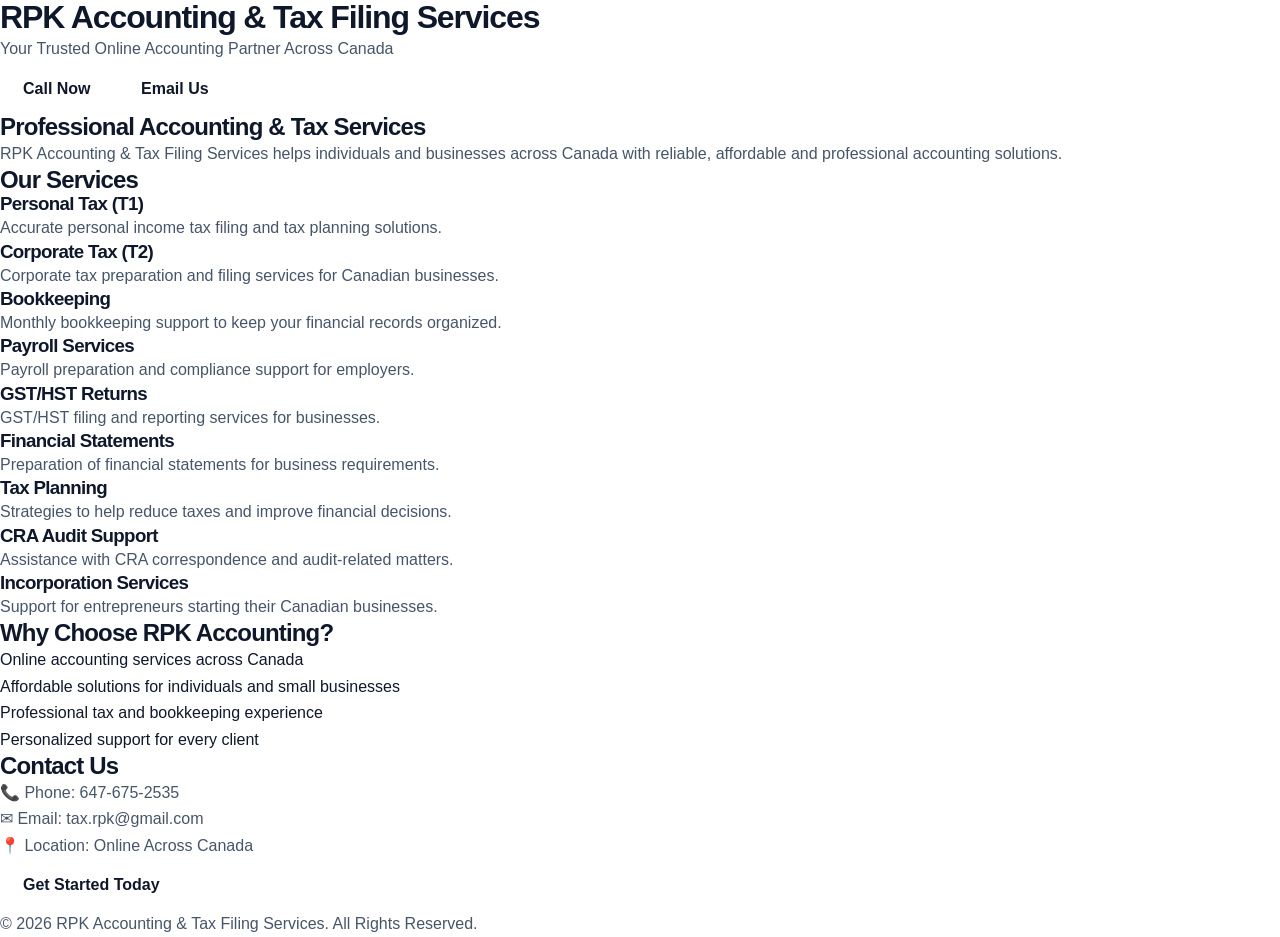
<file: Index.html>
<!DOCTYPE html>
<html lang="en">
<head>
    <meta charset="UTF-8">
    <meta name="viewport" content="width=device-width, initial-scale=1.0">

    <title>RPK Accounting & Tax Filing Services | Tax Accountant Canada</title>

    <meta name="description" content="RPK Accounting & Tax Filing Services provides Personal Tax, Corporate Tax, Bookkeeping, Payroll, GST/HST Returns and Tax Planning services across Canada.">

    <link rel="stylesheet" href="style.css">
</head>

<body>

<header>
    <div class="container">
        <h1>RPK Accounting & Tax Filing Services</h1>
        <p>Your Trusted Online Accounting Partner Across Canada</p>

        <a href="tel:6476752535" class="button">Call Now</a>
        <a href="mailto:tax.rpk@gmail.com" class="button secondary">Email Us</a>
    </div>
</header>


<section>
<div class="container">

<h2>Professional Accounting & Tax Services</h2>

<p>
RPK Accounting & Tax Filing Services helps individuals and businesses across Canada with reliable, affordable and professional accounting solutions.
</p>

</div>
</section>


<section class="services">
<div class="container">

<h2>Our Services</h2>

<div class="service-grid">

<div class="card">
<h3>Personal Tax (T1)</h3>
<p>Accurate personal income tax filing and tax planning solutions.</p>
</div>


<div class="card">
<h3>Corporate Tax (T2)</h3>
<p>Corporate tax preparation and filing services for Canadian businesses.</p>
</div>


<div class="card">
<h3>Bookkeeping</h3>
<p>Monthly bookkeeping support to keep your financial records organized.</p>
</div>


<div class="card">
<h3>Payroll Services</h3>
<p>Payroll preparation and compliance support for employers.</p>
</div>


<div class="card">
<h3>GST/HST Returns</h3>
<p>GST/HST filing and reporting services for businesses.</p>
</div>


<div class="card">
<h3>Financial Statements</h3>
<p>Preparation of financial statements for business requirements.</p>
</div>


<div class="card">
<h3>Tax Planning</h3>
<p>Strategies to help reduce taxes and improve financial decisions.</p>
</div>


<div class="card">
<h3>CRA Audit Support</h3>
<p>Assistance with CRA correspondence and audit-related matters.</p>
</div>


<div class="card">
<h3>Incorporation Services</h3>
<p>Support for entrepreneurs starting their Canadian businesses.</p>
</div>

</div>

</div>
</section>



<section>
<div class="container">

<h2>Why Choose RPK Accounting?</h2>

<ul>
<li>Online accounting services across Canada</li>
<li>Affordable solutions for individuals and small businesses</li>
<li>Professional tax and bookkeeping experience</li>
<li>Personalized support for every client</li>
</ul>

</div>
</section>



<section class="contact">

<div class="container">

<h2>Contact Us</h2>

<p>
📞 Phone: 647-675-2535
</p>

<p>
✉ Email: tax.rpk@gmail.com
</p>

<p>
📍 Location: Online Across Canada
</p>

<a href="mailto:tax.rpk@gmail.com" class="button">
Get Started Today
</a>

</div>

</section>



<footer>

<p>
© 2026 RPK Accounting & Tax Filing Services. All Rights Reserved.
</p>

</footer>


<script src="script.js"></script>

</body>
</html>
</file>
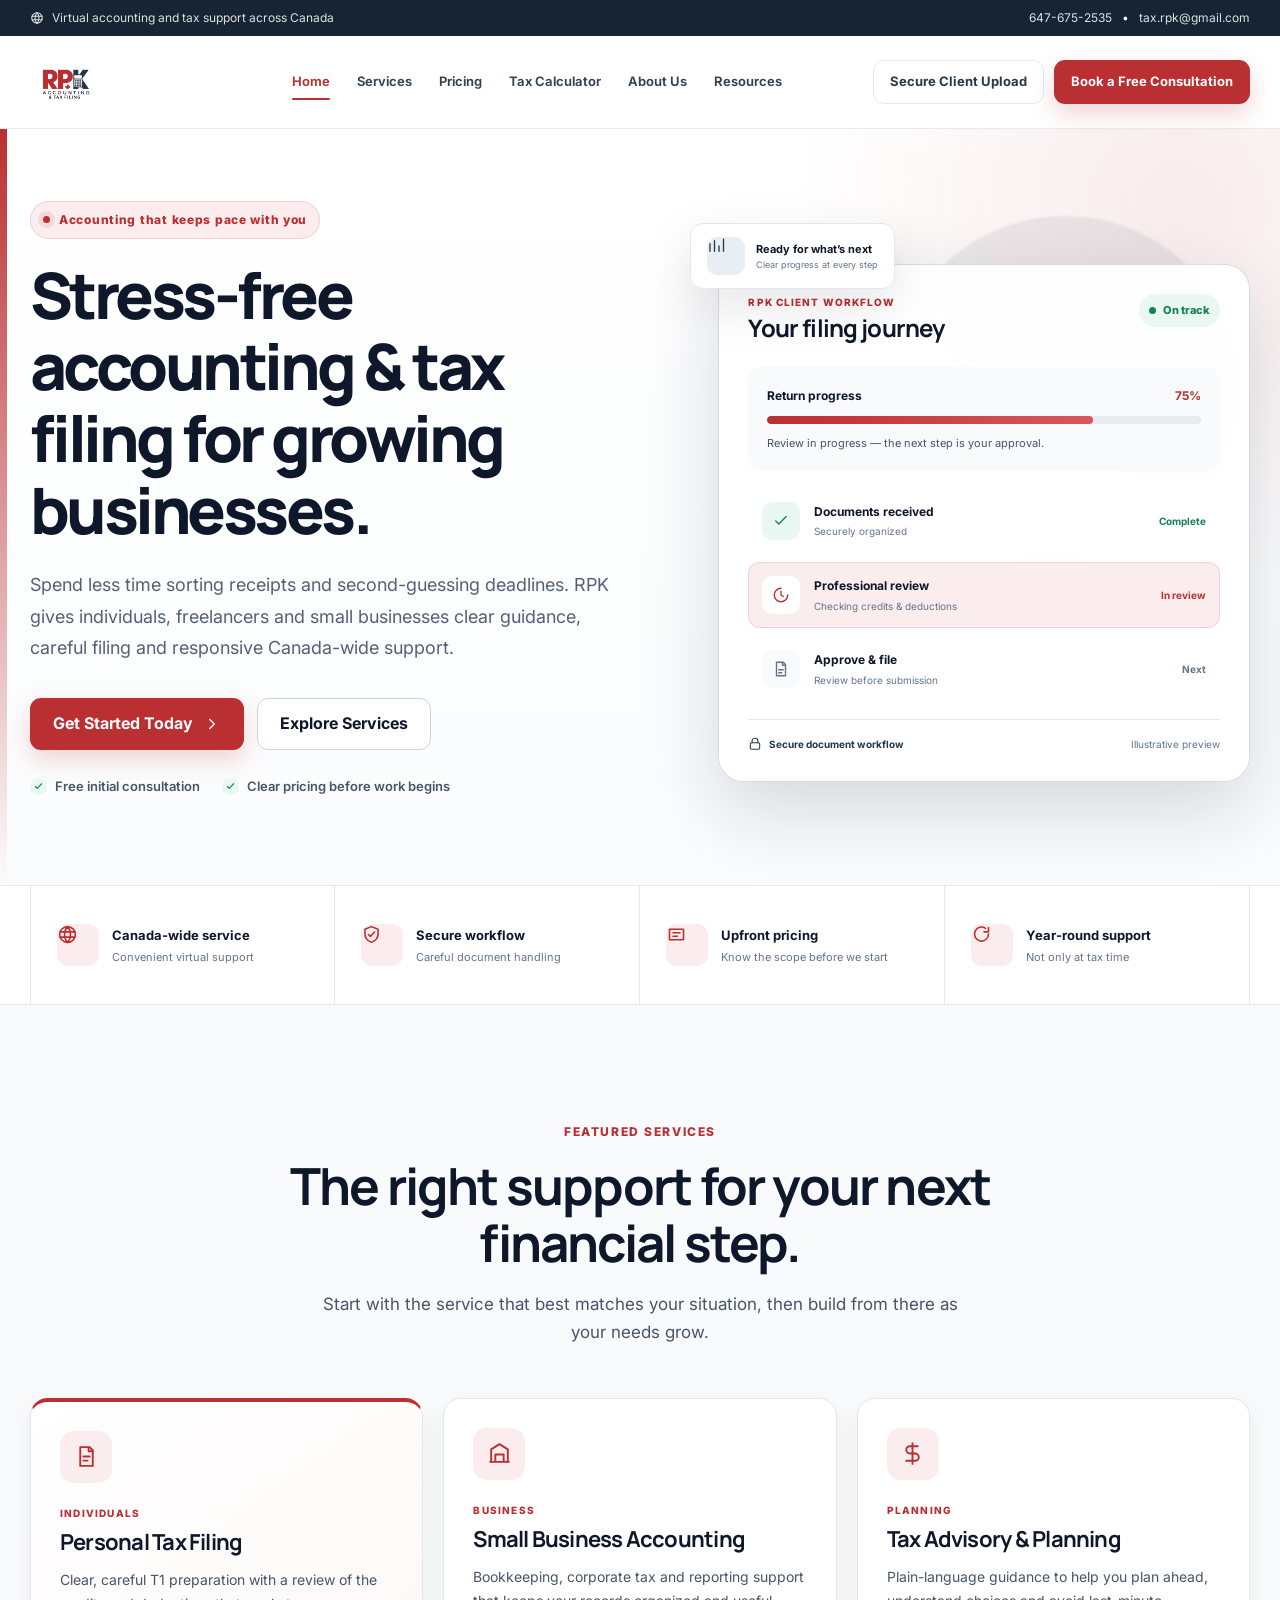
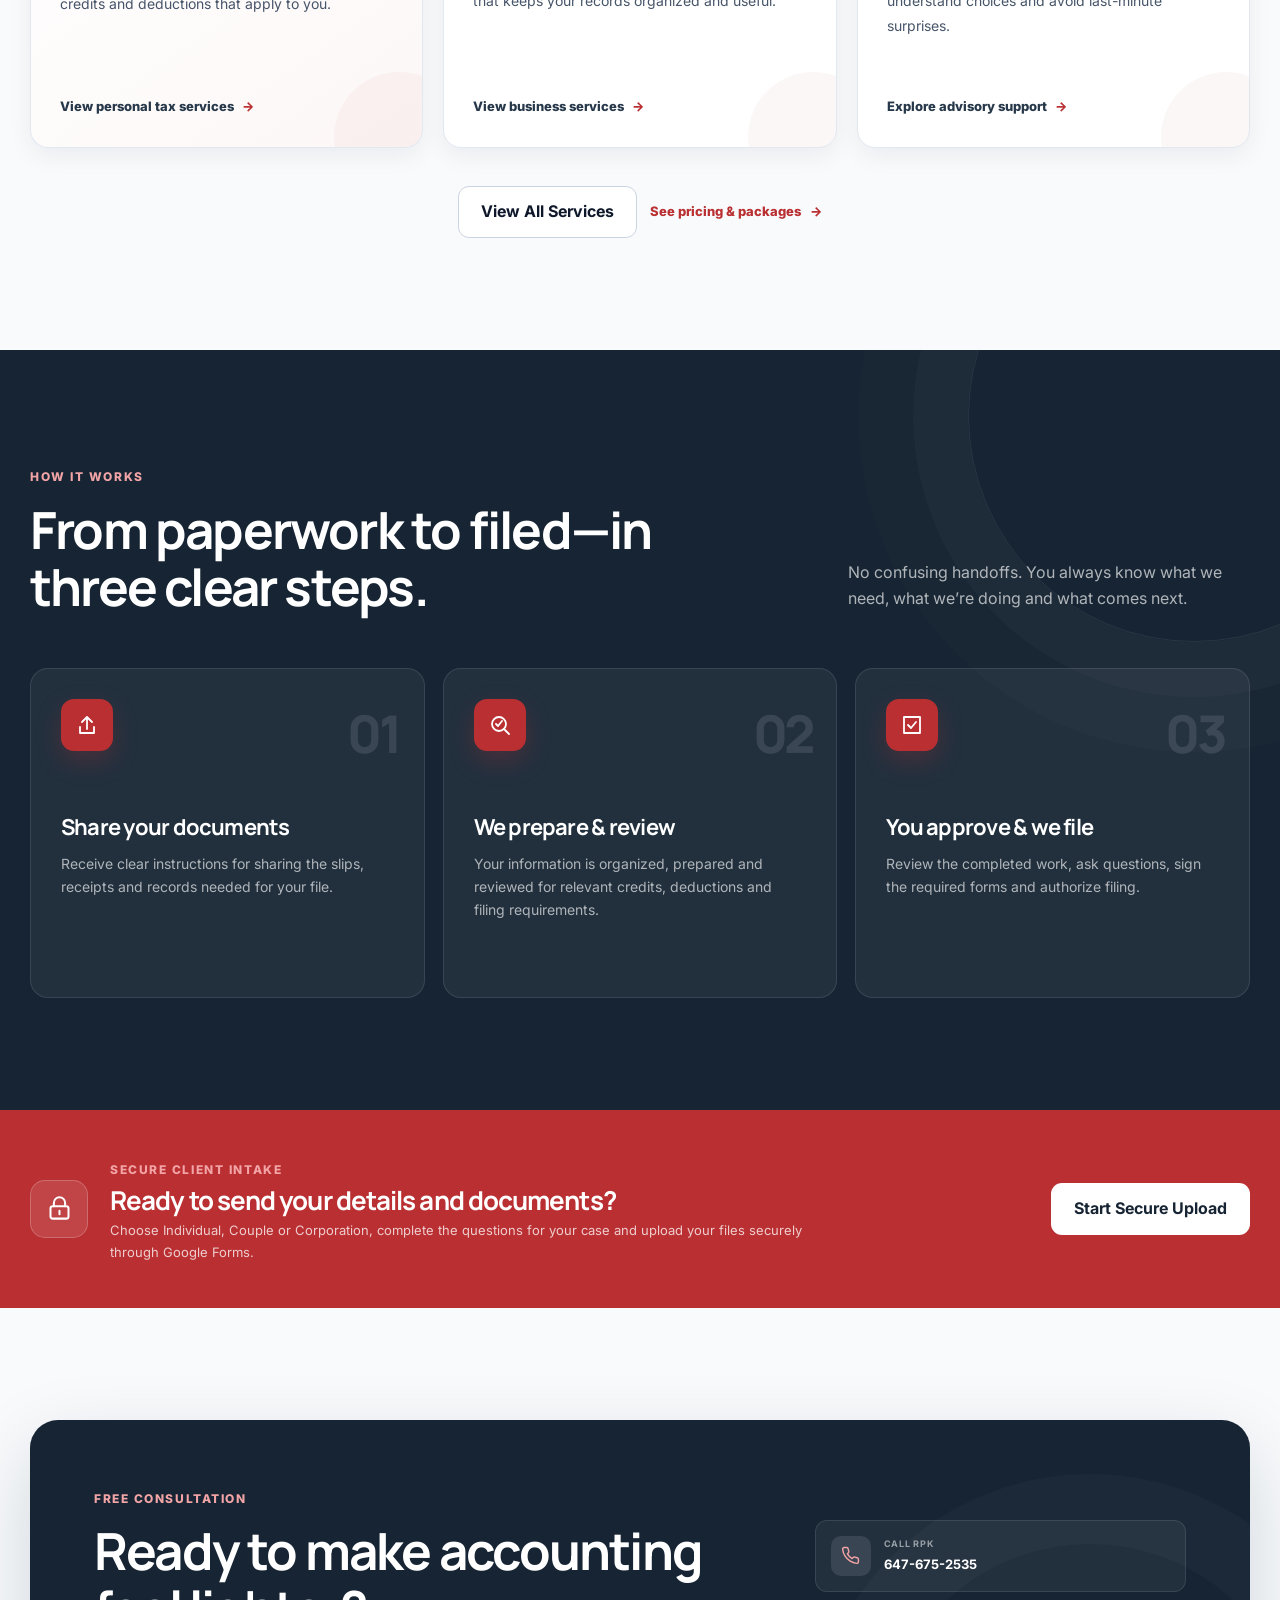
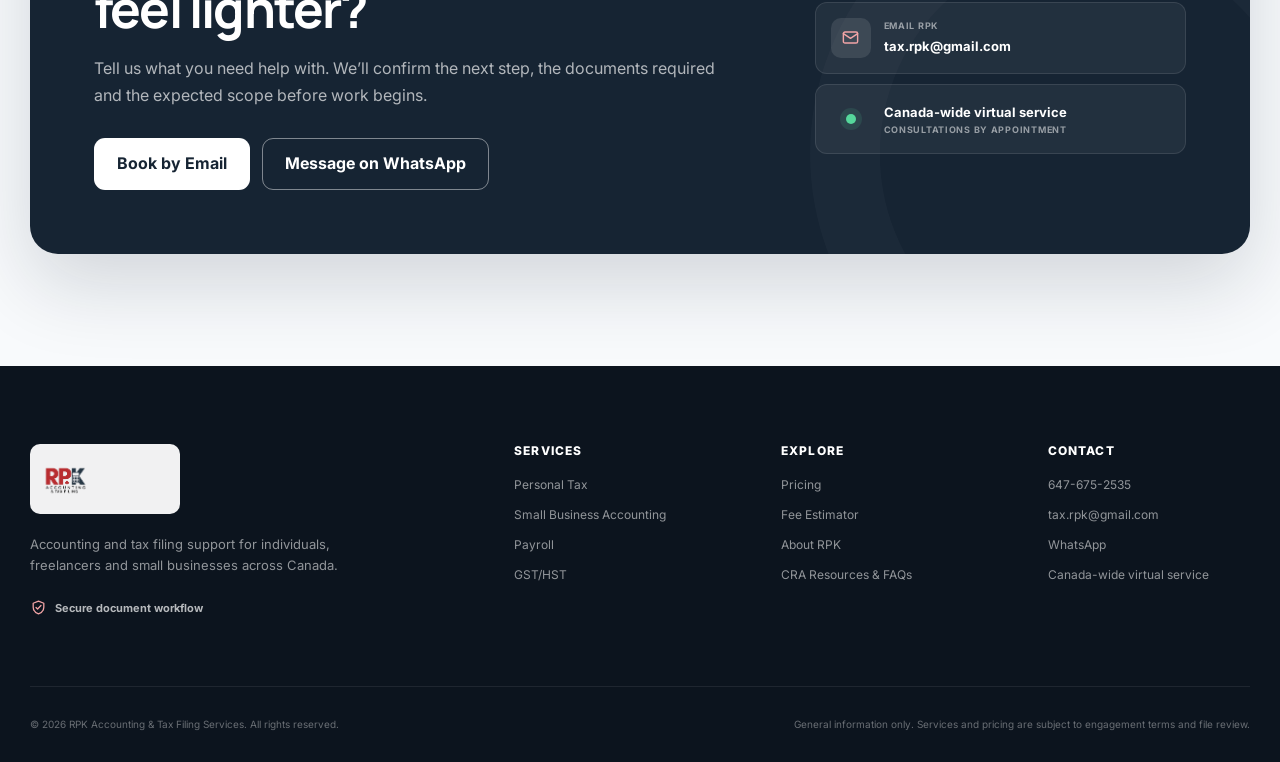
<file: index.html>
<!DOCTYPE html>
<html lang="en-CA">
<head>
  <meta charset="UTF-8">
  <meta name="viewport" content="width=device-width, initial-scale=1.0">
  <meta name="theme-color" content="#ffffff">
  <title>RPK Accounting &amp; Tax Filing Services | Canada</title>
  <link rel="canonical" href="https://rpkaccounting.ca/">
  <link rel="icon" type="image/png" sizes="32x32" href="favicon-r-32x32.png?v=20260901">
  <link rel="shortcut icon" href="favicon-r.ico?v=20260901">
  <link rel="apple-touch-icon" sizes="180x180" href="apple-touch-icon-r.png?v=20260901">
  <meta
    name="description"
    content="Stress-free personal tax, small business accounting, bookkeeping, payroll and GST/HST support for clients across Canada."
  >
  <meta name="robots" content="index, follow, max-image-preview:large">
  <meta property="og:locale" content="en_CA">
  <meta property="og:type" content="website">
  <meta property="og:site_name" content="RPK Accounting &amp; Tax Filing Services">
  <meta property="og:title" content="RPK Accounting &amp; Tax Filing Services | Canada">
  <meta property="og:description" content="Stress-free tax filing, bookkeeping and small-business accounting support for clients across Canada.">
  <meta property="og:url" content="https://rpkaccounting.ca/">
  <meta property="og:image" content="https://rpkaccounting.ca/og-rpk-accounting.png">
  <meta property="og:image:width" content="1200">
  <meta property="og:image:height" content="630">
  <meta property="og:image:alt" content="Stress-Free Accounting and Tax Filing from RPK Accounting">
  <meta name="twitter:card" content="summary_large_image">
  <meta name="twitter:title" content="RPK Accounting &amp; Tax Filing Services">
  <meta name="twitter:description" content="Tax filing, bookkeeping and accounting support for clients across Canada.">
  <meta name="twitter:image" content="https://rpkaccounting.ca/og-rpk-accounting.png">
  <link rel="preconnect" href="https://fonts.googleapis.com">
  <link rel="preconnect" href="https://fonts.gstatic.com" crossorigin>
  <link
    href="https://fonts.googleapis.com/css2?family=Inter:wght@400;500;600;700&amp;family=Manrope:wght@600;700;800&amp;display=swap"
    rel="stylesheet"
  >
  <link rel="stylesheet" href="style.css?v=multipage-20260901">
  <script type="application/ld+json">
  {
    "@context": "https://schema.org",
    "@graph": [
      {
        "@type": "Organization",
        "@id": "https://rpkaccounting.ca/#organization",
        "name": "RPK Accounting & Tax Filing Services",
        "alternateName": "RPK Accounting",
        "url": "https://rpkaccounting.ca/",
        "logo": {
          "@type": "ImageObject",
          "url": "https://rpkaccounting.ca/rpk-logo.png",
          "contentUrl": "https://rpkaccounting.ca/rpk-logo.png",
          "width": 2000,
          "height": 2000
        },
        "foundingDate": "2021",
        "founder": {
          "@type": "Person",
          "name": "Pankaj Sharma",
          "jobTitle": "Founder"
        },
        "telephone": "+1-647-675-2535",
        "email": "tax.rpk@gmail.com",
        "contactPoint": {
          "@type": "ContactPoint",
          "telephone": "+1-647-675-2535",
          "email": "tax.rpk@gmail.com",
          "contactType": "customer service",
          "areaServed": {
            "@type": "Country",
            "name": "Canada"
          },
          "availableLanguage": "English"
        },
        "knowsAbout": [
          "Personal income tax preparation",
          "Corporate tax preparation",
          "Bookkeeping",
          "Payroll",
          "GST/HST filing",
          "CRA correspondence"
        ]
      },
      {
        "@type": "WebSite",
        "@id": "https://rpkaccounting.ca/#website",
        "url": "https://rpkaccounting.ca/",
        "name": "RPK Accounting & Tax Filing Services",
        "publisher": {
          "@id": "https://rpkaccounting.ca/#organization"
        },
        "inLanguage": "en-CA"
      },
      {
        "@type": "WebPage",
        "@id": "https://rpkaccounting.ca/#webpage",
        "url": "https://rpkaccounting.ca/",
        "name": "RPK Accounting & Tax Filing Services | Canada",
        "description": "Stress-free personal tax, small business accounting, bookkeeping, payroll and GST/HST support for clients across Canada.",
        "isPartOf": {
          "@id": "https://rpkaccounting.ca/#website"
        },
        "about": {
          "@id": "https://rpkaccounting.ca/#organization"
        },
        "inLanguage": "en-CA"
      }
    ]
  }
  </script>
</head>
<body>
  <a class="skip-link" href="#main-content">Skip to content</a>

  <div class="utility-bar">
    <div class="site-container utility-inner">
      <p>
        <svg aria-hidden="true" viewBox="0 0 24 24">
          <path d="M12 21a9 9 0 1 0 0-18 9 9 0 0 0 0 18Z"></path>
          <path d="M3.6 9h16.8M3.6 15h16.8M12 3c2.3 2.5 3.4 5.5 3.4 9S14.3 18.5 12 21c-2.3-2.5-3.4-5.5-3.4-9S9.7 5.5 12 3Z"></path>
        </svg>
        Virtual accounting and tax support across Canada
      </p>
      <div class="utility-links">
        <a href="tel:+16476752535">647-675-2535</a>
        <span aria-hidden="true">•</span>
        <a href="mailto:tax.rpk@gmail.com">tax.rpk@gmail.com</a>
      </div>
    </div>
  </div>

  <header class="site-header" id="top">
    <div class="site-container header-inner">
      <a class="brand" href="/" aria-label="RPK Accounting home">
        <img src="rpk-logo.png" alt="RPK Accounting">
      </a>
      <button class="menu-toggle" type="button" aria-expanded="false" aria-controls="primary-navigation" aria-label="Open navigation">
        <span></span><span></span><span></span>
      </button>
      <nav class="primary-navigation" id="primary-navigation" aria-label="Main navigation">
        <a href="/" aria-current="page">Home</a>
        <a href="services.html">Services</a>
        <a href="pricing.html">Pricing</a>
        <a href="calculator.html">Tax Calculator</a>
        <a href="about.html">About Us</a>
        <a href="resources.html">Resources</a>
      </nav>
      <div class="header-actions">
        <a class="button button-quiet button-small" href="https://docs.google.com/forms/d/e/1FAIpQLSdkCDDYJLLwhpc_lVkpi-7uktjtUjOWHdUoQZ3_wsa8YD4_XA/viewform?usp=publish-editor" target="_blank" rel="noopener noreferrer">Secure Client Upload</a>
        <a class="button button-primary button-small" href="#contact">Book a Free Consultation</a>
      </div>
    </div>
  </header>

  <main id="main-content">
    <section class="hero">
      <div class="hero-grid site-container">
        <div class="hero-copy">
          <div class="eyebrow"><span class="eyebrow-dot"></span>Accounting that keeps pace with you</div>
          <h1>Stress-free accounting &amp; tax filing for growing businesses.</h1>
          <p class="hero-lede">
            Spend less time sorting receipts and second-guessing deadlines. RPK gives
            individuals, freelancers and small businesses clear guidance, careful filing
            and responsive Canada-wide support.
          </p>
          <div class="hero-actions">
            <a class="button button-primary" href="#contact">
              Get Started Today
              <svg aria-hidden="true" viewBox="0 0 24 24"><path d="m9 18 6-6-6-6"></path></svg>
            </a>
            <a class="button button-secondary" href="services.html">Explore Services</a>
          </div>
          <div class="hero-assurances" aria-label="Service highlights">
            <span><svg aria-hidden="true" viewBox="0 0 24 24"><path d="m5 12 4 4L19 6"></path></svg>Free initial consultation</span>
            <span><svg aria-hidden="true" viewBox="0 0 24 24"><path d="m5 12 4 4L19 6"></path></svg>Clear pricing before work begins</span>
          </div>
        </div>

        <div class="workflow-preview" aria-label="Illustrative filing workflow preview">
          <div class="preview-glow preview-glow-one"></div>
          <div class="preview-glow preview-glow-two"></div>
          <div class="dashboard-card">
            <div class="dashboard-topbar">
              <div><p class="dashboard-kicker">RPK client workflow</p><h2>Your filing journey</h2></div>
              <span class="status-pill"><span></span> On track</span>
            </div>
            <div class="progress-panel">
              <div class="progress-labels"><span>Return progress</span><strong>75%</strong></div>
              <div class="progress-track"><span></span></div>
              <p>Review in progress — the next step is your approval.</p>
            </div>
            <ol class="workflow-list">
              <li class="workflow-complete">
                <span class="workflow-icon"><svg aria-hidden="true" viewBox="0 0 24 24"><path d="m5 12 4 4L19 6"></path></svg></span>
                <div><strong>Documents received</strong><small>Securely organized</small></div>
                <span class="workflow-state">Complete</span>
              </li>
              <li class="workflow-active">
                <span class="workflow-icon"><svg aria-hidden="true" viewBox="0 0 24 24"><path d="M12 3a9 9 0 1 0 9 9"></path><path d="M12 7v5l3 2"></path></svg></span>
                <div><strong>Professional review</strong><small>Checking credits &amp; deductions</small></div>
                <span class="workflow-state">In review</span>
              </li>
              <li>
                <span class="workflow-icon"><svg aria-hidden="true" viewBox="0 0 24 24"><path d="M6 3h9l3 3v15H6z"></path><path d="M14 3v4h4M9 13h6M9 17h4"></path></svg></span>
                <div><strong>Approve &amp; file</strong><small>Review before submission</small></div>
                <span class="workflow-state">Next</span>
              </li>
            </ol>
            <div class="dashboard-footer">
              <div class="secure-note"><svg aria-hidden="true" viewBox="0 0 24 24"><path d="M7 10V7a5 5 0 0 1 10 0v3"></path><rect x="4" y="10" width="16" height="11" rx="2"></rect></svg>Secure document workflow</div>
              <span>Illustrative preview</span>
            </div>
          </div>
          <div class="floating-card floating-card-top">
            <span class="floating-icon"><svg aria-hidden="true" viewBox="0 0 24 24"><path d="M4 19V9M10 19V5M16 19v-7M22 19V3"></path></svg></span>
            <div><strong>Ready for what’s next</strong><span>Clear progress at every step</span></div>
          </div>
        </div>
      </div>
    </section>

    <section class="trust-strip" aria-labelledby="trust-heading">
      <div class="site-container">
        <h2 id="trust-heading" class="visually-hidden">Why clients trust RPK Accounting</h2>
        <div class="trust-grid">
          <div class="trust-item">
            <span class="trust-icon"><svg aria-hidden="true" viewBox="0 0 24 24"><path d="M12 21a9 9 0 1 0 0-18 9 9 0 0 0 0 18Z"></path><path d="M3.6 9h16.8M3.6 15h16.8M12 3c2.3 2.5 3.4 5.5 3.4 9S14.3 18.5 12 21c-2.3-2.5-3.4-5.5-3.4-9S9.7 5.5 12 3Z"></path></svg></span>
            <div><strong>Canada-wide service</strong><span>Convenient virtual support</span></div>
          </div>
          <div class="trust-item">
            <span class="trust-icon"><svg aria-hidden="true" viewBox="0 0 24 24"><path d="M12 3 4.5 6v5.5c0 4.6 3 7.8 7.5 9.5 4.5-1.7 7.5-4.9 7.5-9.5V6z"></path><path d="m8.5 12 2.2 2.2 4.8-5"></path></svg></span>
            <div><strong>Secure workflow</strong><span>Careful document handling</span></div>
          </div>
          <div class="trust-item">
            <span class="trust-icon"><svg aria-hidden="true" viewBox="0 0 24 24"><path d="M4 6h16v12H4z"></path><path d="M8 10h8M8 14h5"></path></svg></span>
            <div><strong>Upfront pricing</strong><span>Know the scope before we start</span></div>
          </div>
          <div class="trust-item">
            <span class="trust-icon"><svg aria-hidden="true" viewBox="0 0 24 24"><path d="M20 11.5a8 8 0 1 1-3.5-6.6"></path><path d="M20 4v5h-5"></path></svg></span>
            <div><strong>Year-round support</strong><span>Not only at tax time</span></div>
          </div>
        </div>
      </div>
    </section>

    <section class="section services-section">
      <div class="site-container">
        <div class="section-heading centered-heading">
          <span class="section-label">Featured services</span>
          <h2>The right support for your next financial step.</h2>
          <p>Start with the service that best matches your situation, then build from there as your needs grow.</p>
        </div>
        <div class="services-grid">
          <article class="service-card featured-service">
            <div class="service-icon"><svg aria-hidden="true" viewBox="0 0 24 24"><path d="M6 3h9l3 3v15H6z"></path><path d="M14 3v4h4M9 12h6M9 16h4"></path></svg></div>
            <span class="service-tag">Individuals</span>
            <h3>Personal Tax Filing</h3>
            <p>Clear, careful T1 preparation with a review of the credits and deductions that apply to you.</p>
            <a href="services.html">View personal tax services <span aria-hidden="true">→</span></a>
          </article>
          <article class="service-card">
            <div class="service-icon"><svg aria-hidden="true" viewBox="0 0 24 24"><path d="M4 20V8l8-5 8 5v12"></path><path d="M8 20v-7h8v7M3 20h18"></path></svg></div>
            <span class="service-tag">Business</span>
            <h3>Small Business Accounting</h3>
            <p>Bookkeeping, corporate tax and reporting support that keeps your records organized and useful.</p>
            <a href="services.html">View business services <span aria-hidden="true">→</span></a>
          </article>
          <article class="service-card">
            <div class="service-icon"><svg aria-hidden="true" viewBox="0 0 24 24"><path d="M12 2v20M17 5H9.5a3.5 3.5 0 0 0 0 7h5a3.5 3.5 0 0 1 0 7H6"></path></svg></div>
            <span class="service-tag">Planning</span>
            <h3>Tax Advisory &amp; Planning</h3>
            <p>Plain-language guidance to help you plan ahead, understand choices and avoid last-minute surprises.</p>
            <a href="services.html">Explore advisory support <span aria-hidden="true">→</span></a>
          </article>
        </div>
        <div class="section-actions">
          <a class="button button-secondary" href="services.html">View All Services</a>
          <a class="text-link" href="pricing.html">See pricing &amp; packages <span aria-hidden="true">→</span></a>
        </div>
      </div>
    </section>

    <section class="section process-section">
      <div class="site-container">
        <div class="section-heading split-heading">
          <div><span class="section-label light-label">How it works</span><h2>From paperwork to filed—in three clear steps.</h2></div>
          <p>No confusing handoffs. You always know what we need, what we’re doing and what comes next.</p>
        </div>
        <ol class="process-grid">
          <li class="process-card">
            <span class="step-number">01</span>
            <div class="process-icon"><svg aria-hidden="true" viewBox="0 0 24 24"><path d="M12 16V4M7 9l5-5 5 5"></path><path d="M5 14v6h14v-6"></path></svg></div>
            <h3>Share your documents</h3>
            <p>Receive clear instructions for sharing the slips, receipts and records needed for your file.</p>
          </li>
          <li class="process-card">
            <span class="step-number">02</span>
            <div class="process-icon"><svg aria-hidden="true" viewBox="0 0 24 24"><circle cx="11" cy="11" r="7"></circle><path d="m16 16 5 5M8 11l2 2 4-5"></path></svg></div>
            <h3>We prepare &amp; review</h3>
            <p>Your information is organized, prepared and reviewed for relevant credits, deductions and filing requirements.</p>
          </li>
          <li class="process-card">
            <span class="step-number">03</span>
            <div class="process-icon"><svg aria-hidden="true" viewBox="0 0 24 24"><path d="M4 4h16v16H4z"></path><path d="m8 12 3 3 5-6"></path></svg></div>
            <h3>You approve &amp; we file</h3>
            <p>Review the completed work, ask questions, sign the required forms and authorize filing.</p>
          </li>
        </ol>
      </div>
    </section>

    <section class="client-access-section" id="client-access">
      <div class="site-container client-access-inner">
        <div class="client-access-copy">
          <span class="access-icon"><svg aria-hidden="true" viewBox="0 0 24 24"><path d="M7 10V7a5 5 0 0 1 10 0v3"></path><rect x="4" y="10" width="16" height="11" rx="2"></rect><path d="M12 14v3"></path></svg></span>
          <div>
            <span class="section-label light-label">Secure client intake</span>
            <h2>Ready to send your details and documents?</h2>
            <p>Choose Individual, Couple or Corporation, complete the questions for your case and upload your files securely through Google Forms.</p>
          </div>
        </div>
        <a class="button button-light" href="https://docs.google.com/forms/d/e/1FAIpQLSdkCDDYJLLwhpc_lVkpi-7uktjtUjOWHdUoQZ3_wsa8YD4_XA/viewform?usp=publish-editor" target="_blank" rel="noopener noreferrer">Start Secure Upload</a>
      </div>
    </section>

    <section class="section contact-section" id="contact">
      <div class="site-container contact-card">
        <div class="contact-copy">
          <span class="section-label light-label">Free consultation</span>
          <h2>Ready to make accounting feel lighter?</h2>
          <p>Tell us what you need help with. We’ll confirm the next step, the documents required and the expected scope before work begins.</p>
          <div class="contact-actions">
            <a class="button button-light" href="mailto:tax.rpk@gmail.com?subject=Free%20Consultation%20Request">Book by Email</a>
            <a class="button button-outline-light" href="https://wa.me/16476752535" target="_blank" rel="noopener noreferrer">Message on WhatsApp</a>
          </div>
        </div>
        <div class="contact-details">
          <a href="tel:+16476752535">
            <span><svg aria-hidden="true" viewBox="0 0 24 24"><path d="M22 16.9v3a2 2 0 0 1-2.2 2 19.8 19.8 0 0 1-8.6-3.1 19.5 19.5 0 0 1-6-6A19.8 19.8 0 0 1 2.1 4.2 2 2 0 0 1 4.1 2h3a2 2 0 0 1 2 1.7c.1 1 .4 2 .7 2.8a2 2 0 0 1-.5 2.1L8.1 9.9a16 16 0 0 0 6 6l1.3-1.3a2 2 0 0 1 2.1-.5c.9.3 1.8.6 2.8.7a2 2 0 0 1 1.7 2.1Z"></path></svg></span>
            <div><small>Call RPK</small><strong>647-675-2535</strong></div>
          </a>
          <a href="mailto:tax.rpk@gmail.com">
            <span><svg aria-hidden="true" viewBox="0 0 24 24"><rect x="3" y="5" width="18" height="14" rx="2"></rect><path d="m3 7 9 6 9-6"></path></svg></span>
            <div><small>Email RPK</small><strong>tax.rpk@gmail.com</strong></div>
          </a>
          <div class="contact-availability">
            <span class="availability-dot"></span>
            <p><strong>Canada-wide virtual service</strong><small>Consultations by appointment</small></p>
          </div>
        </div>
      </div>
    </section>
  </main>

  <footer class="site-footer">
    <div class="site-container footer-grid">
      <div class="footer-brand">
        <a class="brand footer-logo" href="/" aria-label="RPK Accounting home"><img src="rpk-logo.png" alt="RPK Accounting"></a>
        <p>Accounting and tax filing support for individuals, freelancers and small businesses across Canada.</p>
        <div class="footer-security"><svg aria-hidden="true" viewBox="0 0 24 24"><path d="M12 3 4.5 6v5.5c0 4.6 3 7.8 7.5 9.5 4.5-1.7 7.5-4.9 7.5-9.5V6z"></path><path d="m8.5 12 2.2 2.2 4.8-5"></path></svg>Secure document workflow</div>
      </div>
      <div class="footer-column">
        <h2>Services</h2>
        <a href="services.html">Personal Tax</a>
        <a href="services.html">Small Business Accounting</a>
        <a href="services.html">Payroll</a>
        <a href="services.html">GST/HST</a>
      </div>
      <div class="footer-column">
        <h2>Explore</h2>
        <a href="pricing.html">Pricing</a>
        <a href="calculator.html">Fee Estimator</a>
        <a href="about.html">About RPK</a>
        <a href="resources.html">CRA Resources &amp; FAQs</a>
      </div>
      <div class="footer-column footer-contact">
        <h2>Contact</h2>
        <a href="tel:+16476752535">647-675-2535</a>
        <a href="mailto:tax.rpk@gmail.com">tax.rpk@gmail.com</a>
        <a href="https://wa.me/16476752535" target="_blank" rel="noopener noreferrer">WhatsApp</a>
        <span>Canada-wide virtual service</span>
      </div>
    </div>
    <div class="site-container footer-bottom">
      <p>© <span id="current-year">2026</span> RPK Accounting &amp; Tax Filing Services. All rights reserved.</p>
      <p>General information only. Services and pricing are subject to engagement terms and file review.</p>
    </div>
  </footer>

  <script src="script.js?v=multipage-20260901"></script>
</body>
</html>
</file>
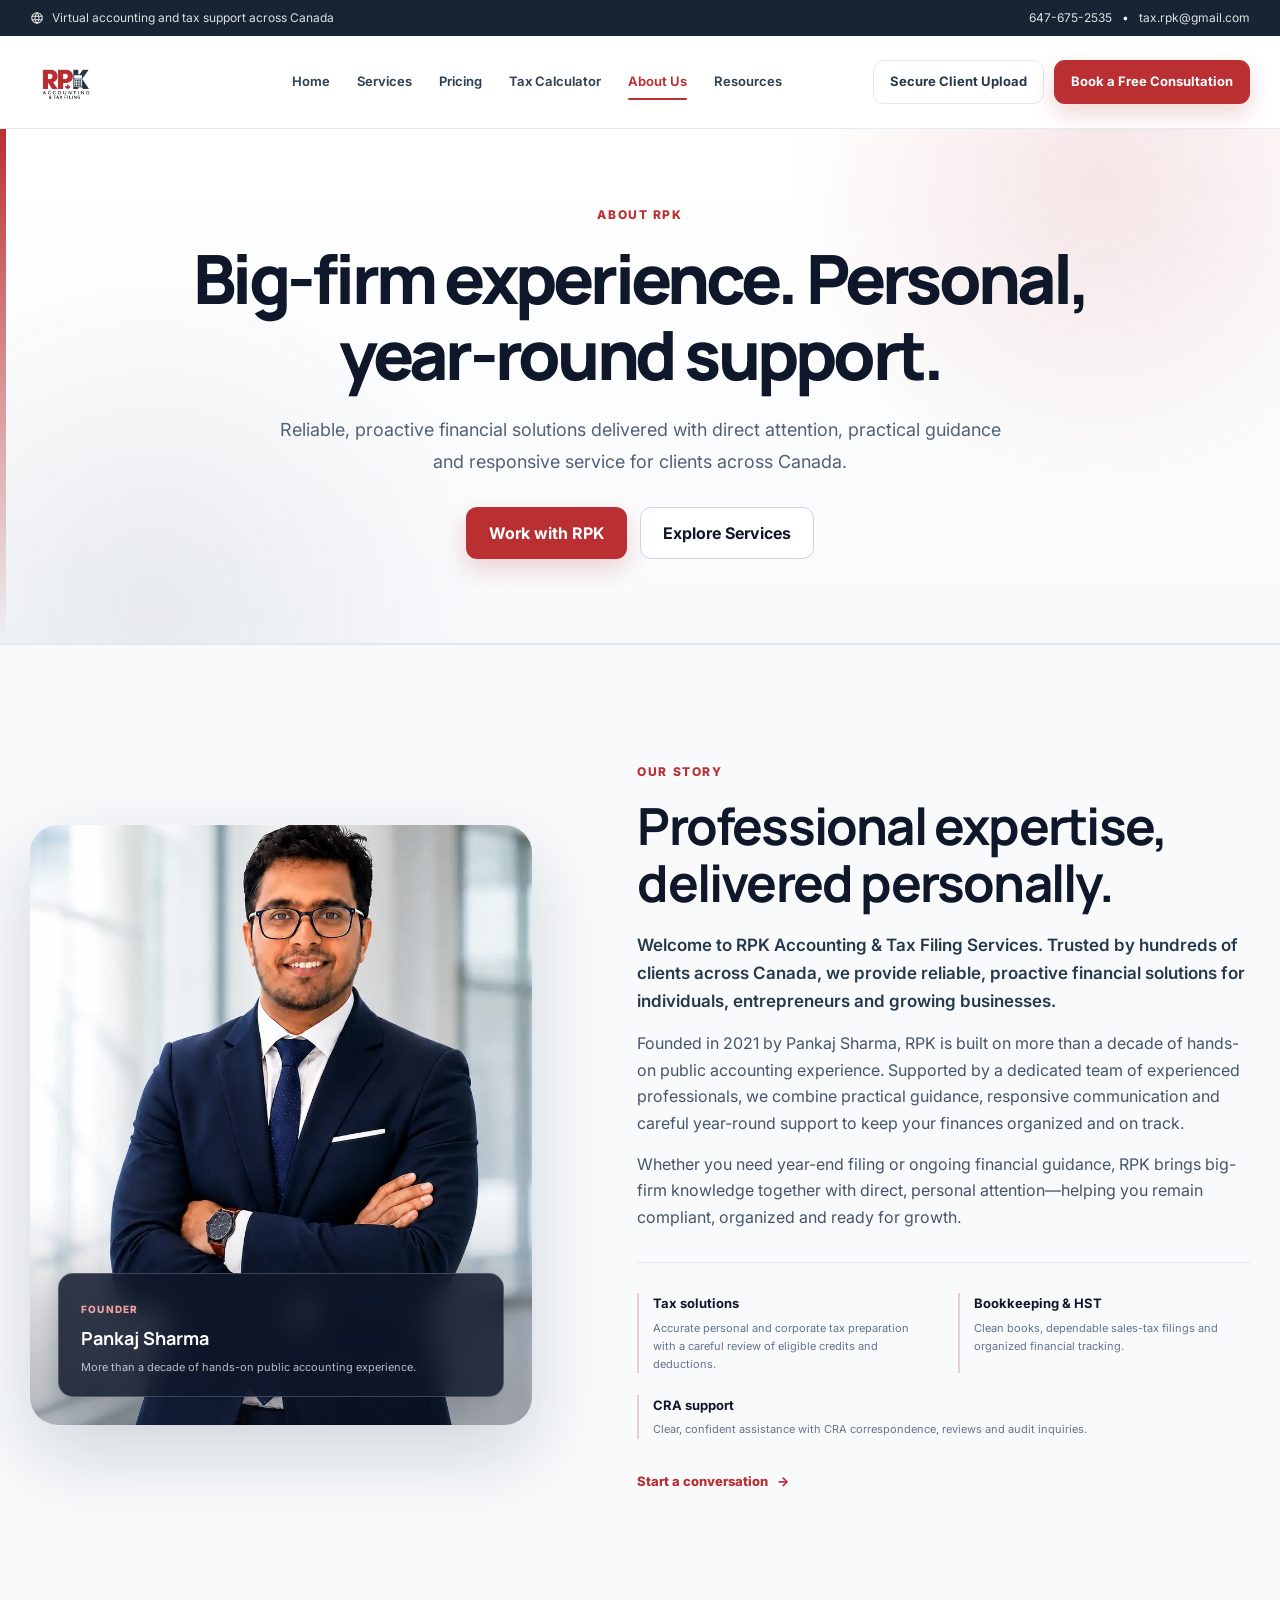
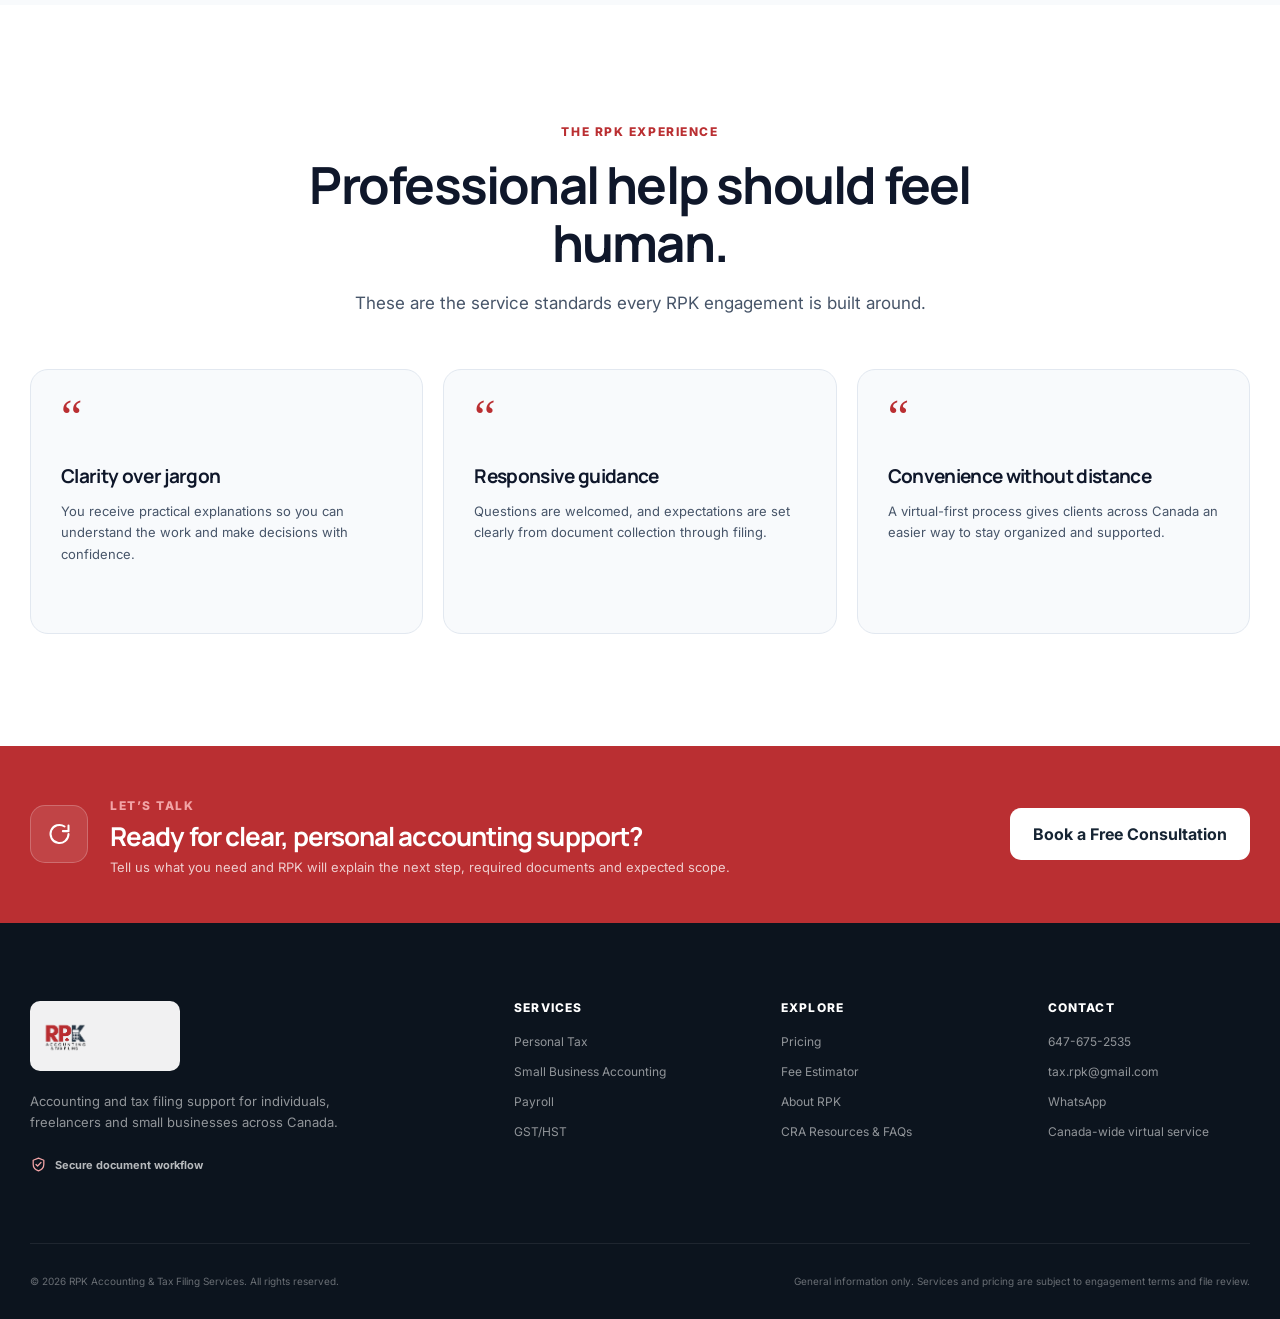
<file: about.html>
<!DOCTYPE html>
<html lang="en-CA">
<head>
  <meta charset="UTF-8">
  <meta name="viewport" content="width=device-width, initial-scale=1.0">
  <meta name="theme-color" content="#ffffff">
  <title>About RPK Accounting | Pankaj Sharma</title>
  <link rel="canonical" href="https://rpkaccounting.ca/about.html">
  <link rel="icon" type="image/png" sizes="32x32" href="favicon-r-32x32.png?v=20260901">
  <link rel="shortcut icon" href="favicon-r.ico?v=20260901">
  <link rel="apple-touch-icon" sizes="180x180" href="apple-touch-icon-r.png?v=20260901">
  <meta name="description" content="Learn about RPK Accounting, founded by Pankaj Sharma in 2021 and built on more than a decade of hands-on public accounting experience.">
  <meta name="author" content="Pankaj Sharma">
  <meta name="robots" content="index, follow, max-image-preview:large">
  <meta property="og:locale" content="en_CA">
  <meta property="og:type" content="profile">
  <meta property="og:site_name" content="RPK Accounting &amp; Tax Filing Services">
  <meta property="og:title" content="About RPK Accounting | Pankaj Sharma">
  <meta property="og:description" content="Meet founder Pankaj Sharma and learn how RPK Accounting supports individuals, entrepreneurs and growing businesses across Canada.">
  <meta property="og:url" content="https://rpkaccounting.ca/about.html">
  <meta property="og:image" content="https://rpkaccounting.ca/og-rpk-accounting.png">
  <meta property="og:image:width" content="1200">
  <meta property="og:image:height" content="630">
  <meta property="og:image:alt" content="Stress-Free Accounting and Tax Filing from RPK Accounting">
  <meta name="twitter:card" content="summary_large_image">
  <meta name="twitter:title" content="About RPK Accounting | Pankaj Sharma">
  <meta name="twitter:description" content="Meet Pankaj Sharma, founder of RPK Accounting &amp; Tax Filing Services.">
  <meta name="twitter:image" content="https://rpkaccounting.ca/og-rpk-accounting.png">
  <link rel="preconnect" href="https://fonts.googleapis.com">
  <link rel="preconnect" href="https://fonts.gstatic.com" crossorigin>
  <link href="https://fonts.googleapis.com/css2?family=Inter:wght@400;500;600;700&amp;family=Manrope:wght@600;700;800&amp;display=swap" rel="stylesheet">
  <link rel="stylesheet" href="style.css?v=multipage-20260901">
  <script type="application/ld+json">
  {
    "@context": "https://schema.org",
    "@graph": [
      {
        "@type": "AboutPage",
        "@id": "https://rpkaccounting.ca/about.html#webpage",
        "url": "https://rpkaccounting.ca/about.html",
        "name": "About RPK Accounting | Pankaj Sharma",
        "description": "Learn about RPK Accounting, founded by Pankaj Sharma in 2021 and built on more than a decade of hands-on public accounting experience.",
        "isPartOf": {"@id": "https://rpkaccounting.ca/#website"},
        "about": {"@id": "https://rpkaccounting.ca/#organization"},
        "mainEntity": {"@id": "https://rpkaccounting.ca/about.html#pankaj-sharma"},
        "breadcrumb": {"@id": "https://rpkaccounting.ca/about.html#breadcrumb"},
        "inLanguage": "en-CA"
      },
      {
        "@type": "Person",
        "@id": "https://rpkaccounting.ca/about.html#pankaj-sharma",
        "name": "Pankaj Sharma",
        "jobTitle": "Founder",
        "image": "https://rpkaccounting.ca/pankaj-sharma-founder.webp",
        "founderOf": {"@id": "https://rpkaccounting.ca/#organization"},
        "worksFor": {"@id": "https://rpkaccounting.ca/#organization"}
      },
      {
        "@type": "BreadcrumbList",
        "@id": "https://rpkaccounting.ca/about.html#breadcrumb",
        "itemListElement": [
          {"@type": "ListItem", "position": 1, "name": "Home", "item": "https://rpkaccounting.ca/"},
          {"@type": "ListItem", "position": 2, "name": "About Us", "item": "https://rpkaccounting.ca/about.html"}
        ]
      }
    ]
  }
  </script>
</head>
<body>
  <a class="skip-link" href="#main-content">Skip to content</a>
  <div class="utility-bar">
    <div class="site-container utility-inner">
      <p><svg aria-hidden="true" viewBox="0 0 24 24"><path d="M12 21a9 9 0 1 0 0-18 9 9 0 0 0 0 18Z"></path><path d="M3.6 9h16.8M3.6 15h16.8M12 3c2.3 2.5 3.4 5.5 3.4 9S14.3 18.5 12 21c-2.3-2.5-3.4-5.5-3.4-9S9.7 5.5 12 3Z"></path></svg>Virtual accounting and tax support across Canada</p>
      <div class="utility-links"><a href="tel:+16476752535">647-675-2535</a><span aria-hidden="true">•</span><a href="mailto:tax.rpk@gmail.com">tax.rpk@gmail.com</a></div>
    </div>
  </div>
  <header class="site-header" id="top">
    <div class="site-container header-inner">
      <a class="brand" href="/" aria-label="RPK Accounting home"><img src="rpk-logo.png" alt="RPK Accounting"></a>
      <button class="menu-toggle" type="button" aria-expanded="false" aria-controls="primary-navigation" aria-label="Open navigation"><span></span><span></span><span></span></button>
      <nav class="primary-navigation" id="primary-navigation" aria-label="Main navigation">
        <a href="/">Home</a><a href="services.html">Services</a><a href="pricing.html">Pricing</a><a href="calculator.html">Tax Calculator</a><a href="about.html" aria-current="page">About Us</a><a href="resources.html">Resources</a>
      </nav>
      <div class="header-actions">
        <a class="button button-quiet button-small" href="https://docs.google.com/forms/d/e/1FAIpQLSdkCDDYJLLwhpc_lVkpi-7uktjtUjOWHdUoQZ3_wsa8YD4_XA/viewform?usp=publish-editor" target="_blank" rel="noopener noreferrer">Secure Client Upload</a>
        <a class="button button-primary button-small" href="/#contact">Book a Free Consultation</a>
      </div>
    </div>
  </header>

  <main id="main-content">
    <section class="page-hero">
      <div class="site-container page-hero-inner">
        <span class="section-label">About RPK</span>
        <h1>Big-firm experience. Personal, year-round support.</h1>
        <p>Reliable, proactive financial solutions delivered with direct attention, practical guidance and responsive service for clients across Canada.</p>
        <div class="page-hero-actions">
          <a class="button button-primary" href="/#contact">Work with RPK</a>
          <a class="button button-secondary" href="services.html">Explore Services</a>
        </div>
      </div>
    </section>

    <section class="section about-section">
      <div class="site-container about-grid">
        <div class="about-panel">
          <img class="founder-photo" src="pankaj-sharma-founder.webp?v=portrait-20260831-final" width="900" height="1350" loading="eager" decoding="async" alt="Pankaj Sharma, founder of RPK Accounting and Tax Filing Services">
          <div class="about-founder-card">
            <span class="founder-role">Founder</span>
            <strong>Pankaj Sharma</strong>
            <p>More than a decade of hands-on public accounting experience.</p>
          </div>
        </div>
        <div class="about-copy">
          <span class="section-label">Our story</span>
          <h2>Professional expertise, delivered personally.</h2>
          <p class="about-lede">Welcome to RPK Accounting &amp; Tax Filing Services. Trusted by hundreds of clients across Canada, we provide reliable, proactive financial solutions for individuals, entrepreneurs and growing businesses.</p>
          <p>Founded in 2021 by Pankaj Sharma, RPK is built on more than a decade of hands-on public accounting experience. Supported by a dedicated team of experienced professionals, we combine practical guidance, responsive communication and careful year-round support to keep your finances organized and on track.</p>
          <p>Whether you need year-end filing or ongoing financial guidance, RPK brings big-firm knowledge together with direct, personal attention—helping you remain compliant, organized and ready for growth.</p>
          <div class="about-values">
            <div><strong>Tax solutions</strong><span>Accurate personal and corporate tax preparation with a careful review of eligible credits and deductions.</span></div>
            <div><strong>Bookkeeping &amp; HST</strong><span>Clean books, dependable sales-tax filings and organized financial tracking.</span></div>
            <div><strong>CRA support</strong><span>Clear, confident assistance with CRA correspondence, reviews and audit inquiries.</span></div>
          </div>
          <a class="text-link" href="/#contact">Start a conversation <span aria-hidden="true">→</span></a>
        </div>
      </div>
    </section>

    <section class="section experience-section">
      <div class="site-container">
        <div class="section-heading centered-heading">
          <span class="section-label">The RPK experience</span>
          <h2>Professional help should feel human.</h2>
          <p>These are the service standards every RPK engagement is built around.</p>
        </div>
        <div class="experience-grid">
          <article><span class="quote-mark">“</span><h3>Clarity over jargon</h3><p>You receive practical explanations so you can understand the work and make decisions with confidence.</p></article>
          <article><span class="quote-mark">“</span><h3>Responsive guidance</h3><p>Questions are welcomed, and expectations are set clearly from document collection through filing.</p></article>
          <article><span class="quote-mark">“</span><h3>Convenience without distance</h3><p>A virtual-first process gives clients across Canada an easier way to stay organized and supported.</p></article>
        </div>
      </div>
    </section>

    <section class="client-access-section">
      <div class="site-container client-access-inner">
        <div class="client-access-copy">
          <span class="access-icon"><svg aria-hidden="true" viewBox="0 0 24 24"><path d="M20 11.5a8 8 0 1 1-3.5-6.6"></path><path d="M20 4v5h-5"></path></svg></span>
          <div><span class="section-label light-label">Let’s talk</span><h2>Ready for clear, personal accounting support?</h2><p>Tell us what you need and RPK will explain the next step, required documents and expected scope.</p></div>
        </div>
        <a class="button button-light" href="/#contact">Book a Free Consultation</a>
      </div>
    </section>
  </main>

  <footer class="site-footer">
    <div class="site-container footer-grid">
      <div class="footer-brand"><a class="brand footer-logo" href="/" aria-label="RPK Accounting home"><img src="rpk-logo.png" alt="RPK Accounting"></a><p>Accounting and tax filing support for individuals, freelancers and small businesses across Canada.</p><div class="footer-security"><svg aria-hidden="true" viewBox="0 0 24 24"><path d="M12 3 4.5 6v5.5c0 4.6 3 7.8 7.5 9.5 4.5-1.7 7.5-4.9 7.5-9.5V6z"></path><path d="m8.5 12 2.2 2.2 4.8-5"></path></svg>Secure document workflow</div></div>
      <div class="footer-column"><h2>Services</h2><a href="services.html">Personal Tax</a><a href="services.html">Small Business Accounting</a><a href="services.html">Payroll</a><a href="services.html">GST/HST</a></div>
      <div class="footer-column"><h2>Explore</h2><a href="pricing.html">Pricing</a><a href="calculator.html">Fee Estimator</a><a href="about.html">About RPK</a><a href="resources.html">CRA Resources &amp; FAQs</a></div>
      <div class="footer-column footer-contact"><h2>Contact</h2><a href="tel:+16476752535">647-675-2535</a><a href="mailto:tax.rpk@gmail.com">tax.rpk@gmail.com</a><a href="https://wa.me/16476752535" target="_blank" rel="noopener noreferrer">WhatsApp</a><span>Canada-wide virtual service</span></div>
    </div>
    <div class="site-container footer-bottom"><p>© <span id="current-year">2026</span> RPK Accounting &amp; Tax Filing Services. All rights reserved.</p><p>General information only. Services and pricing are subject to engagement terms and file review.</p></div>
  </footer>
  <script src="script.js?v=multipage-20260901"></script>
</body>
</html>
</file>
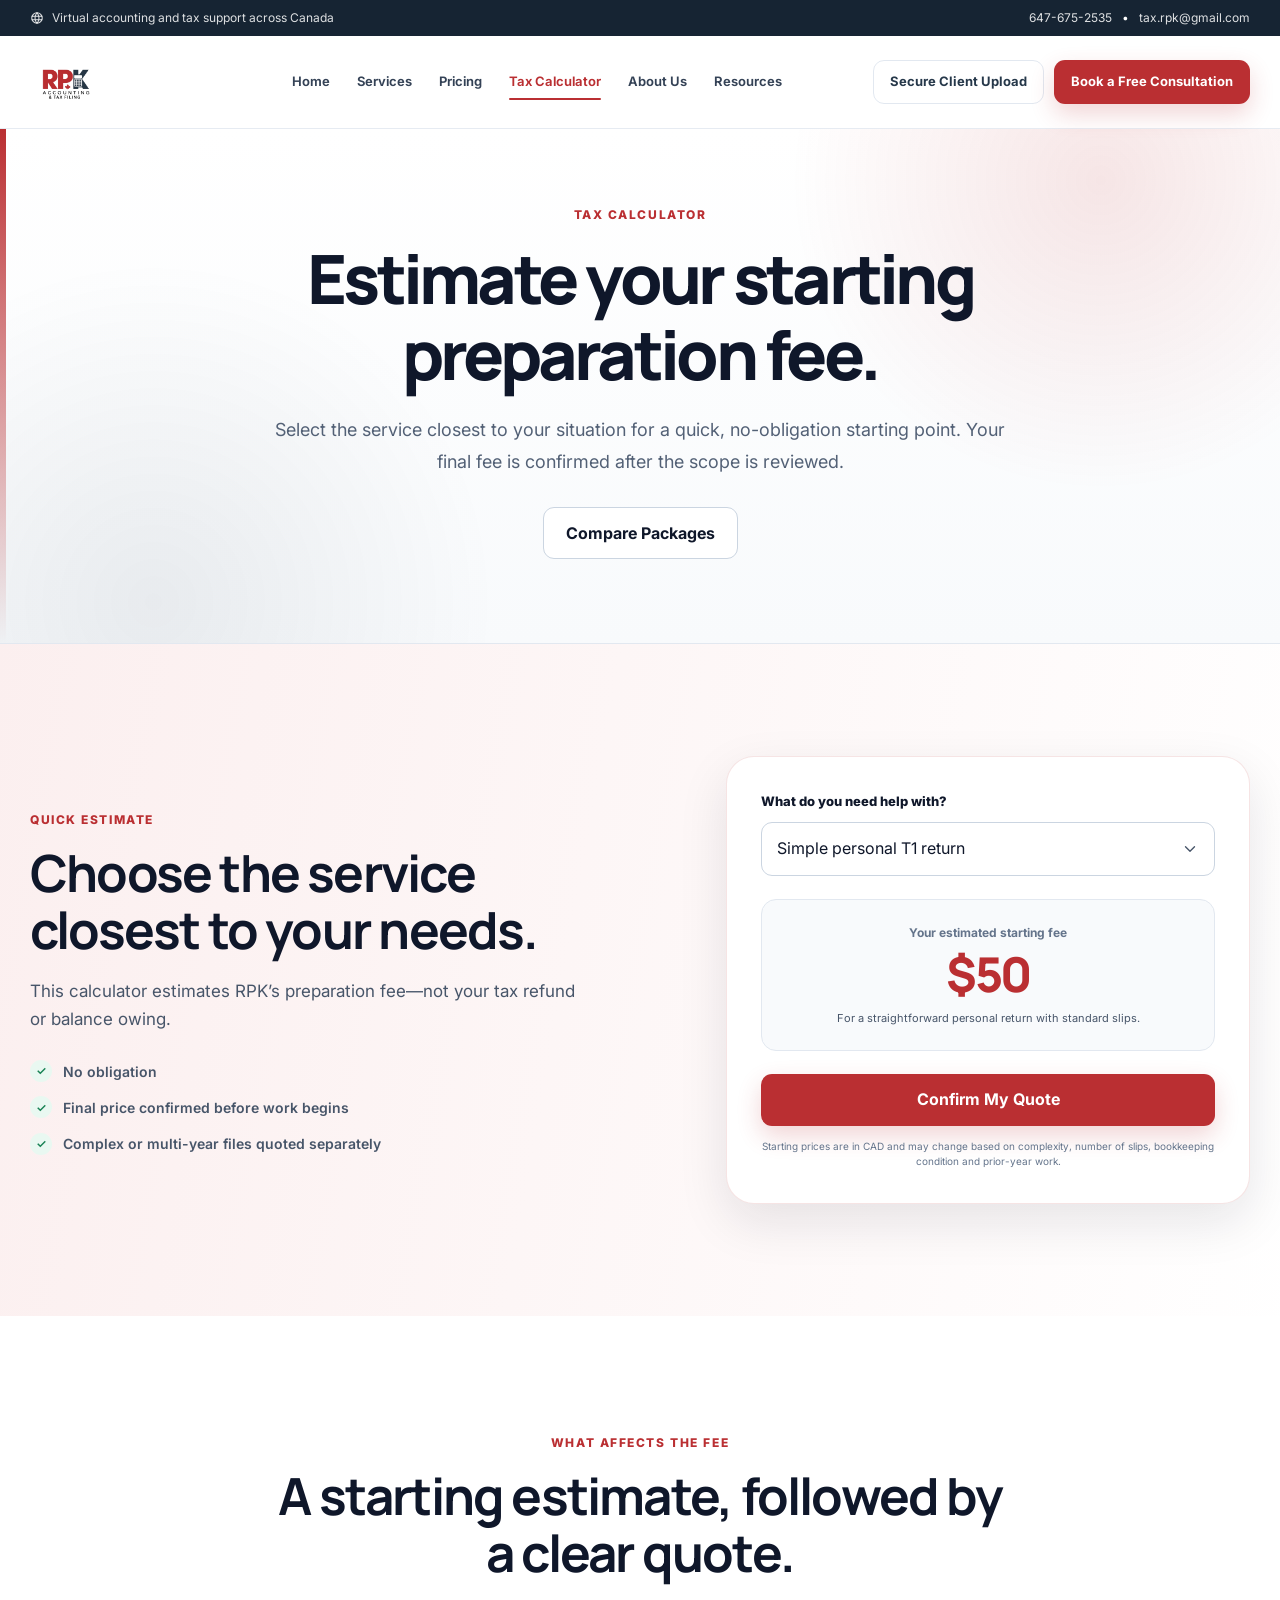
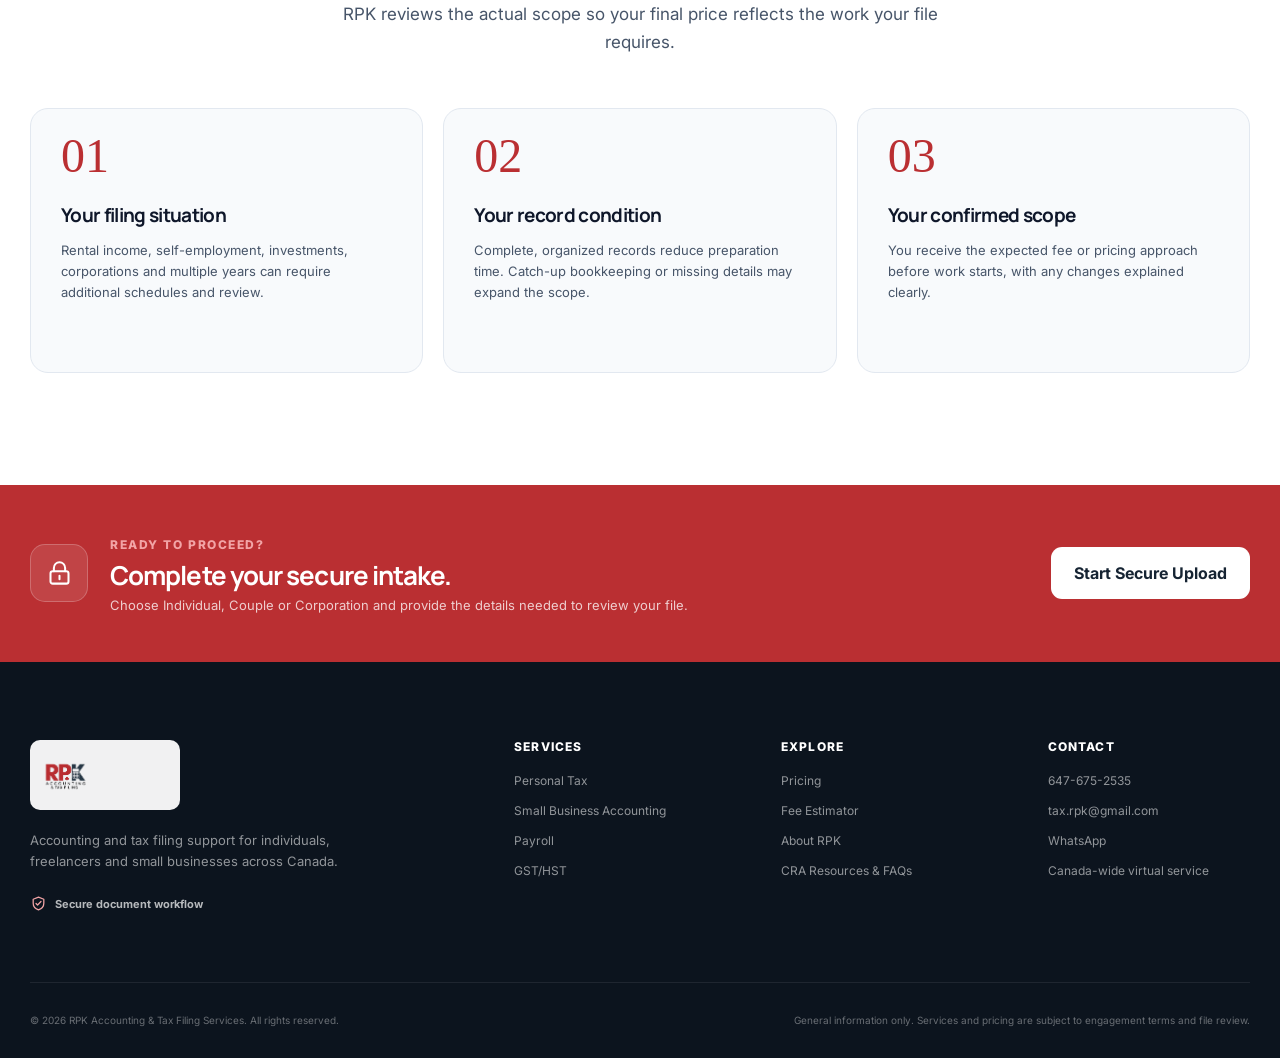
<file: calculator.html>
<!DOCTYPE html>
<html lang="en-CA">
<head>
  <meta charset="UTF-8">
  <meta name="viewport" content="width=device-width, initial-scale=1.0">
  <meta name="theme-color" content="#ffffff">
  <title>Tax Preparation Fee Calculator | RPK Accounting</title>
  <link rel="canonical" href="https://rpkaccounting.ca/calculator.html">
  <link rel="icon" type="image/png" sizes="32x32" href="favicon-r-32x32.png?v=20260901">
  <link rel="shortcut icon" href="favicon-r.ico?v=20260901">
  <link rel="apple-touch-icon" sizes="180x180" href="apple-touch-icon-r.png?v=20260901">
  <meta name="description" content="Use RPK Accounting's quick calculator to estimate the starting preparation fee for personal, couple, rental, self-employed or corporate tax services.">
  <meta name="robots" content="index, follow, max-image-preview:large">
  <meta property="og:locale" content="en_CA">
  <meta property="og:type" content="website">
  <meta property="og:site_name" content="RPK Accounting &amp; Tax Filing Services">
  <meta property="og:title" content="Tax Preparation Fee Calculator | RPK Accounting">
  <meta property="og:description" content="Estimate the starting preparation fee for personal, couple, rental, self-employed or corporate tax services.">
  <meta property="og:url" content="https://rpkaccounting.ca/calculator.html">
  <meta property="og:image" content="https://rpkaccounting.ca/og-rpk-accounting.png">
  <meta property="og:image:width" content="1200">
  <meta property="og:image:height" content="630">
  <meta property="og:image:alt" content="Stress-Free Accounting and Tax Filing from RPK Accounting">
  <meta name="twitter:card" content="summary_large_image">
  <meta name="twitter:title" content="Tax Preparation Fee Calculator | RPK Accounting">
  <meta name="twitter:description" content="Estimate the starting preparation fee for your RPK Accounting service.">
  <meta name="twitter:image" content="https://rpkaccounting.ca/og-rpk-accounting.png">
  <link rel="preconnect" href="https://fonts.googleapis.com">
  <link rel="preconnect" href="https://fonts.gstatic.com" crossorigin>
  <link href="https://fonts.googleapis.com/css2?family=Inter:wght@400;500;600;700&amp;family=Manrope:wght@600;700;800&amp;display=swap" rel="stylesheet">
  <link rel="stylesheet" href="style.css?v=multipage-20260901">
  <script type="application/ld+json">
  {
    "@context": "https://schema.org",
    "@graph": [
      {
        "@type": "WebPage",
        "@id": "https://rpkaccounting.ca/calculator.html#webpage",
        "url": "https://rpkaccounting.ca/calculator.html",
        "name": "Tax Preparation Fee Calculator | RPK Accounting",
        "description": "Estimate the starting preparation fee for personal, couple, rental, self-employed or corporate tax services.",
        "isPartOf": {"@id": "https://rpkaccounting.ca/#website"},
        "about": {"@id": "https://rpkaccounting.ca/#organization"},
        "breadcrumb": {"@id": "https://rpkaccounting.ca/calculator.html#breadcrumb"},
        "inLanguage": "en-CA"
      },
      {
        "@type": "BreadcrumbList",
        "@id": "https://rpkaccounting.ca/calculator.html#breadcrumb",
        "itemListElement": [
          {"@type": "ListItem", "position": 1, "name": "Home", "item": "https://rpkaccounting.ca/"},
          {"@type": "ListItem", "position": 2, "name": "Tax Calculator", "item": "https://rpkaccounting.ca/calculator.html"}
        ]
      }
    ]
  }
  </script>
</head>
<body>
  <a class="skip-link" href="#main-content">Skip to content</a>
  <div class="utility-bar">
    <div class="site-container utility-inner">
      <p><svg aria-hidden="true" viewBox="0 0 24 24"><path d="M12 21a9 9 0 1 0 0-18 9 9 0 0 0 0 18Z"></path><path d="M3.6 9h16.8M3.6 15h16.8M12 3c2.3 2.5 3.4 5.5 3.4 9S14.3 18.5 12 21c-2.3-2.5-3.4-5.5-3.4-9S9.7 5.5 12 3Z"></path></svg>Virtual accounting and tax support across Canada</p>
      <div class="utility-links"><a href="tel:+16476752535">647-675-2535</a><span aria-hidden="true">•</span><a href="mailto:tax.rpk@gmail.com">tax.rpk@gmail.com</a></div>
    </div>
  </div>
  <header class="site-header" id="top">
    <div class="site-container header-inner">
      <a class="brand" href="/" aria-label="RPK Accounting home"><img src="rpk-logo.png" alt="RPK Accounting"></a>
      <button class="menu-toggle" type="button" aria-expanded="false" aria-controls="primary-navigation" aria-label="Open navigation"><span></span><span></span><span></span></button>
      <nav class="primary-navigation" id="primary-navigation" aria-label="Main navigation">
        <a href="/">Home</a><a href="services.html">Services</a><a href="pricing.html">Pricing</a><a href="calculator.html" aria-current="page">Tax Calculator</a><a href="about.html">About Us</a><a href="resources.html">Resources</a>
      </nav>
      <div class="header-actions">
        <a class="button button-quiet button-small" href="https://docs.google.com/forms/d/e/1FAIpQLSdkCDDYJLLwhpc_lVkpi-7uktjtUjOWHdUoQZ3_wsa8YD4_XA/viewform?usp=publish-editor" target="_blank" rel="noopener noreferrer">Secure Client Upload</a>
        <a class="button button-primary button-small" href="/#contact">Book a Free Consultation</a>
      </div>
    </div>
  </header>

  <main id="main-content">
    <section class="page-hero">
      <div class="site-container page-hero-inner">
        <span class="section-label">Tax calculator</span>
        <h1>Estimate your starting preparation fee.</h1>
        <p>Select the service closest to your situation for a quick, no-obligation starting point. Your final fee is confirmed after the scope is reviewed.</p>
        <div class="page-hero-actions"><a class="button button-secondary" href="pricing.html">Compare Packages</a></div>
      </div>
    </section>

    <section class="section estimator-section">
      <div class="site-container estimator-grid">
        <div class="estimator-copy">
          <span class="section-label">Quick estimate</span>
          <h2>Choose the service closest to your needs.</h2>
          <p>This calculator estimates RPK’s preparation fee—not your tax refund or balance owing.</p>
          <ul class="check-list">
            <li><span>✓</span> No obligation</li>
            <li><span>✓</span> Final price confirmed before work begins</li>
            <li><span>✓</span> Complex or multi-year files quoted separately</li>
          </ul>
        </div>
        <div class="estimator-card">
          <div class="field-group">
            <label for="service-type">What do you need help with?</label>
            <div class="select-wrap">
              <select id="service-type">
                <option value="personal">Simple personal T1 return</option>
                <option value="couple">Two simple personal T1 returns</option>
                <option value="rental">Personal return with rental income</option>
                <option value="self-employed">Self-employed / freelancer return</option>
                <option value="corporate">Corporate tax or ongoing accounting</option>
              </select>
              <svg aria-hidden="true" viewBox="0 0 24 24"><path d="m6 9 6 6 6-6"></path></svg>
            </div>
          </div>
          <div class="estimate-result" aria-live="polite">
            <p>Your estimated starting fee</p>
            <div class="estimate-value" id="estimate-value">$50</div>
            <span id="estimate-note">For a straightforward personal return with standard slips.</span>
          </div>
          <a class="button button-primary button-full" id="estimate-cta" href="mailto:tax.rpk@gmail.com?subject=Personal%20Tax%20Consultation">Confirm My Quote</a>
          <p class="estimator-disclaimer">Starting prices are in CAD and may change based on complexity, number of slips, bookkeeping condition and prior-year work.</p>
        </div>
      </div>
    </section>

    <section class="section experience-section">
      <div class="site-container">
        <div class="section-heading centered-heading">
          <span class="section-label">What affects the fee</span>
          <h2>A starting estimate, followed by a clear quote.</h2>
          <p>RPK reviews the actual scope so your final price reflects the work your file requires.</p>
        </div>
        <div class="experience-grid">
          <article><span class="quote-mark">01</span><h3>Your filing situation</h3><p>Rental income, self-employment, investments, corporations and multiple years can require additional schedules and review.</p></article>
          <article><span class="quote-mark">02</span><h3>Your record condition</h3><p>Complete, organized records reduce preparation time. Catch-up bookkeeping or missing details may expand the scope.</p></article>
          <article><span class="quote-mark">03</span><h3>Your confirmed scope</h3><p>You receive the expected fee or pricing approach before work starts, with any changes explained clearly.</p></article>
        </div>
      </div>
    </section>

    <section class="client-access-section">
      <div class="site-container client-access-inner">
        <div class="client-access-copy">
          <span class="access-icon"><svg aria-hidden="true" viewBox="0 0 24 24"><path d="M7 10V7a5 5 0 0 1 10 0v3"></path><rect x="4" y="10" width="16" height="11" rx="2"></rect><path d="M12 14v3"></path></svg></span>
          <div><span class="section-label light-label">Ready to proceed?</span><h2>Complete your secure intake.</h2><p>Choose Individual, Couple or Corporation and provide the details needed to review your file.</p></div>
        </div>
        <a class="button button-light" href="https://docs.google.com/forms/d/e/1FAIpQLSdkCDDYJLLwhpc_lVkpi-7uktjtUjOWHdUoQZ3_wsa8YD4_XA/viewform?usp=publish-editor" target="_blank" rel="noopener noreferrer">Start Secure Upload</a>
      </div>
    </section>
  </main>

  <footer class="site-footer">
    <div class="site-container footer-grid">
      <div class="footer-brand"><a class="brand footer-logo" href="/" aria-label="RPK Accounting home"><img src="rpk-logo.png" alt="RPK Accounting"></a><p>Accounting and tax filing support for individuals, freelancers and small businesses across Canada.</p><div class="footer-security"><svg aria-hidden="true" viewBox="0 0 24 24"><path d="M12 3 4.5 6v5.5c0 4.6 3 7.8 7.5 9.5 4.5-1.7 7.5-4.9 7.5-9.5V6z"></path><path d="m8.5 12 2.2 2.2 4.8-5"></path></svg>Secure document workflow</div></div>
      <div class="footer-column"><h2>Services</h2><a href="services.html">Personal Tax</a><a href="services.html">Small Business Accounting</a><a href="services.html">Payroll</a><a href="services.html">GST/HST</a></div>
      <div class="footer-column"><h2>Explore</h2><a href="pricing.html">Pricing</a><a href="calculator.html">Fee Estimator</a><a href="about.html">About RPK</a><a href="resources.html">CRA Resources &amp; FAQs</a></div>
      <div class="footer-column footer-contact"><h2>Contact</h2><a href="tel:+16476752535">647-675-2535</a><a href="mailto:tax.rpk@gmail.com">tax.rpk@gmail.com</a><a href="https://wa.me/16476752535" target="_blank" rel="noopener noreferrer">WhatsApp</a><span>Canada-wide virtual service</span></div>
    </div>
    <div class="site-container footer-bottom"><p>© <span id="current-year">2026</span> RPK Accounting &amp; Tax Filing Services. All rights reserved.</p><p>General information only. Services and pricing are subject to engagement terms and file review.</p></div>
  </footer>
  <script src="script.js?v=multipage-20260901"></script>
</body>
</html>
</file>
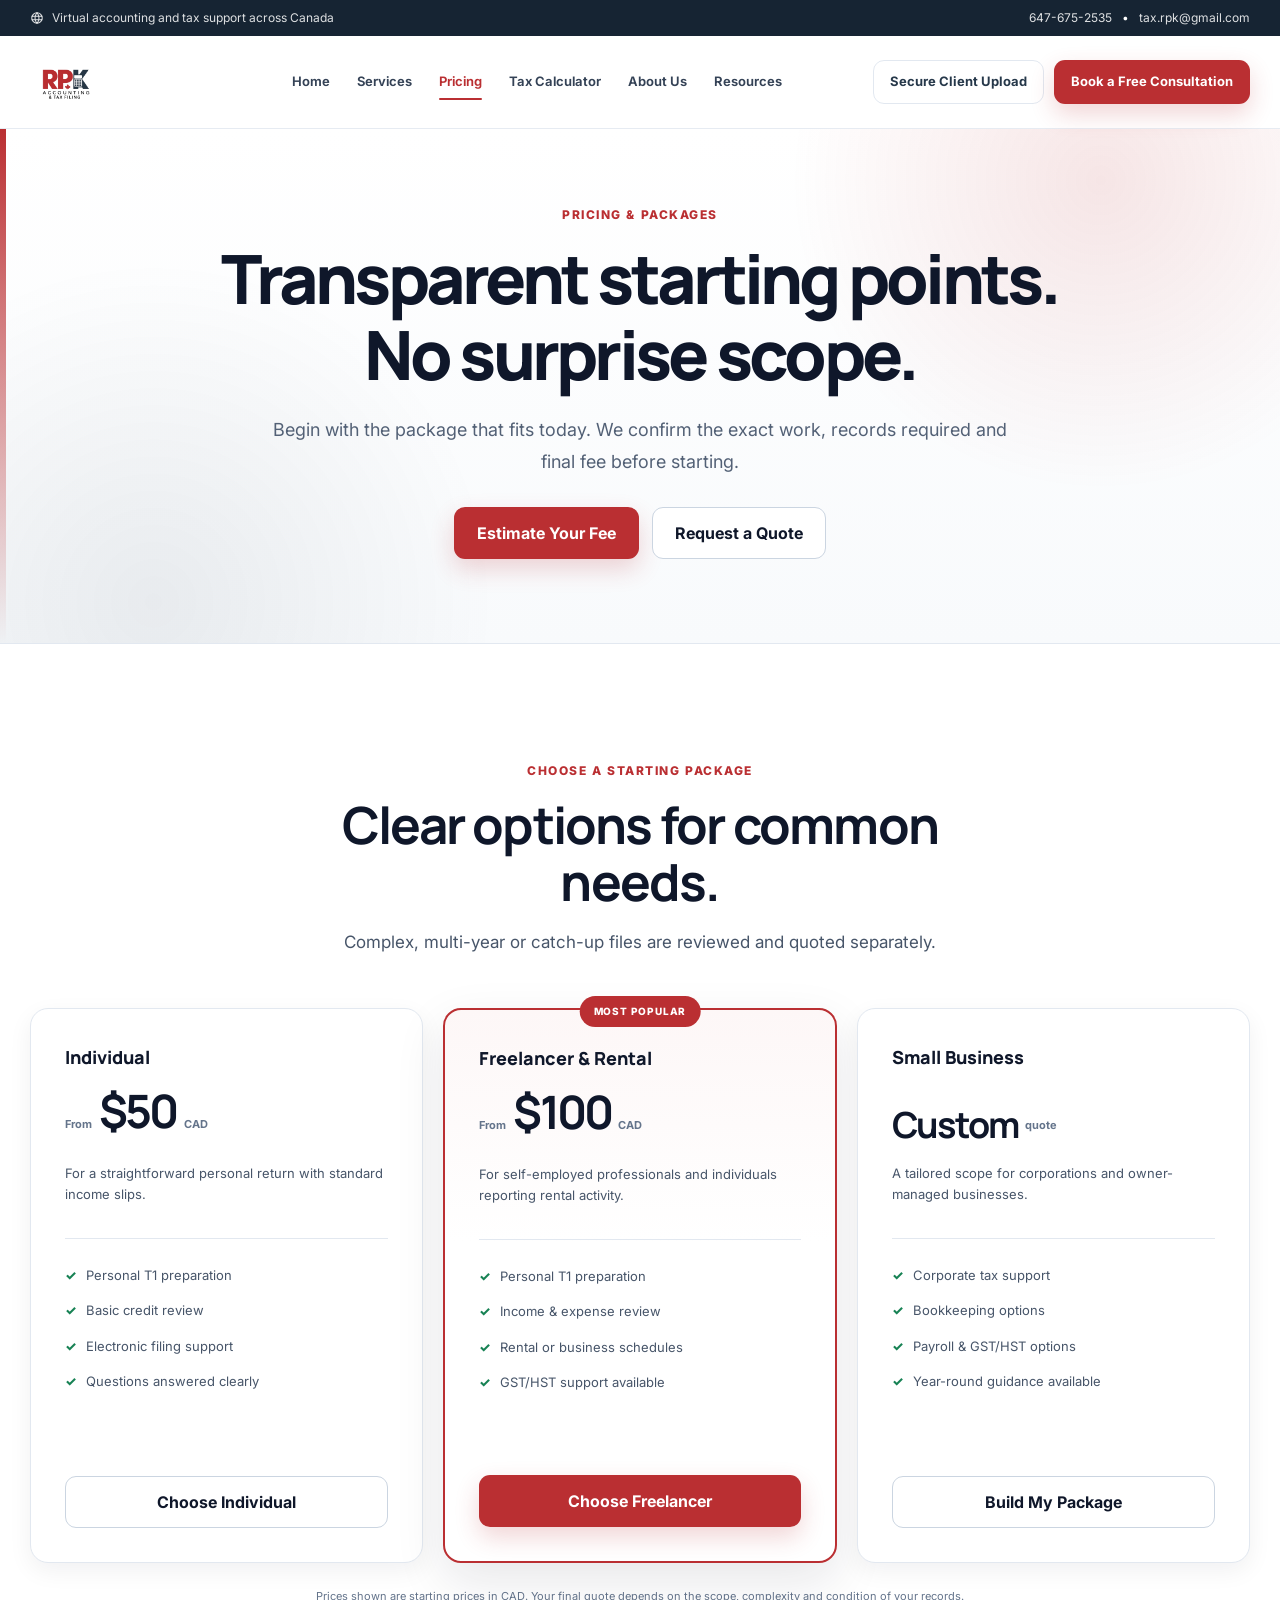
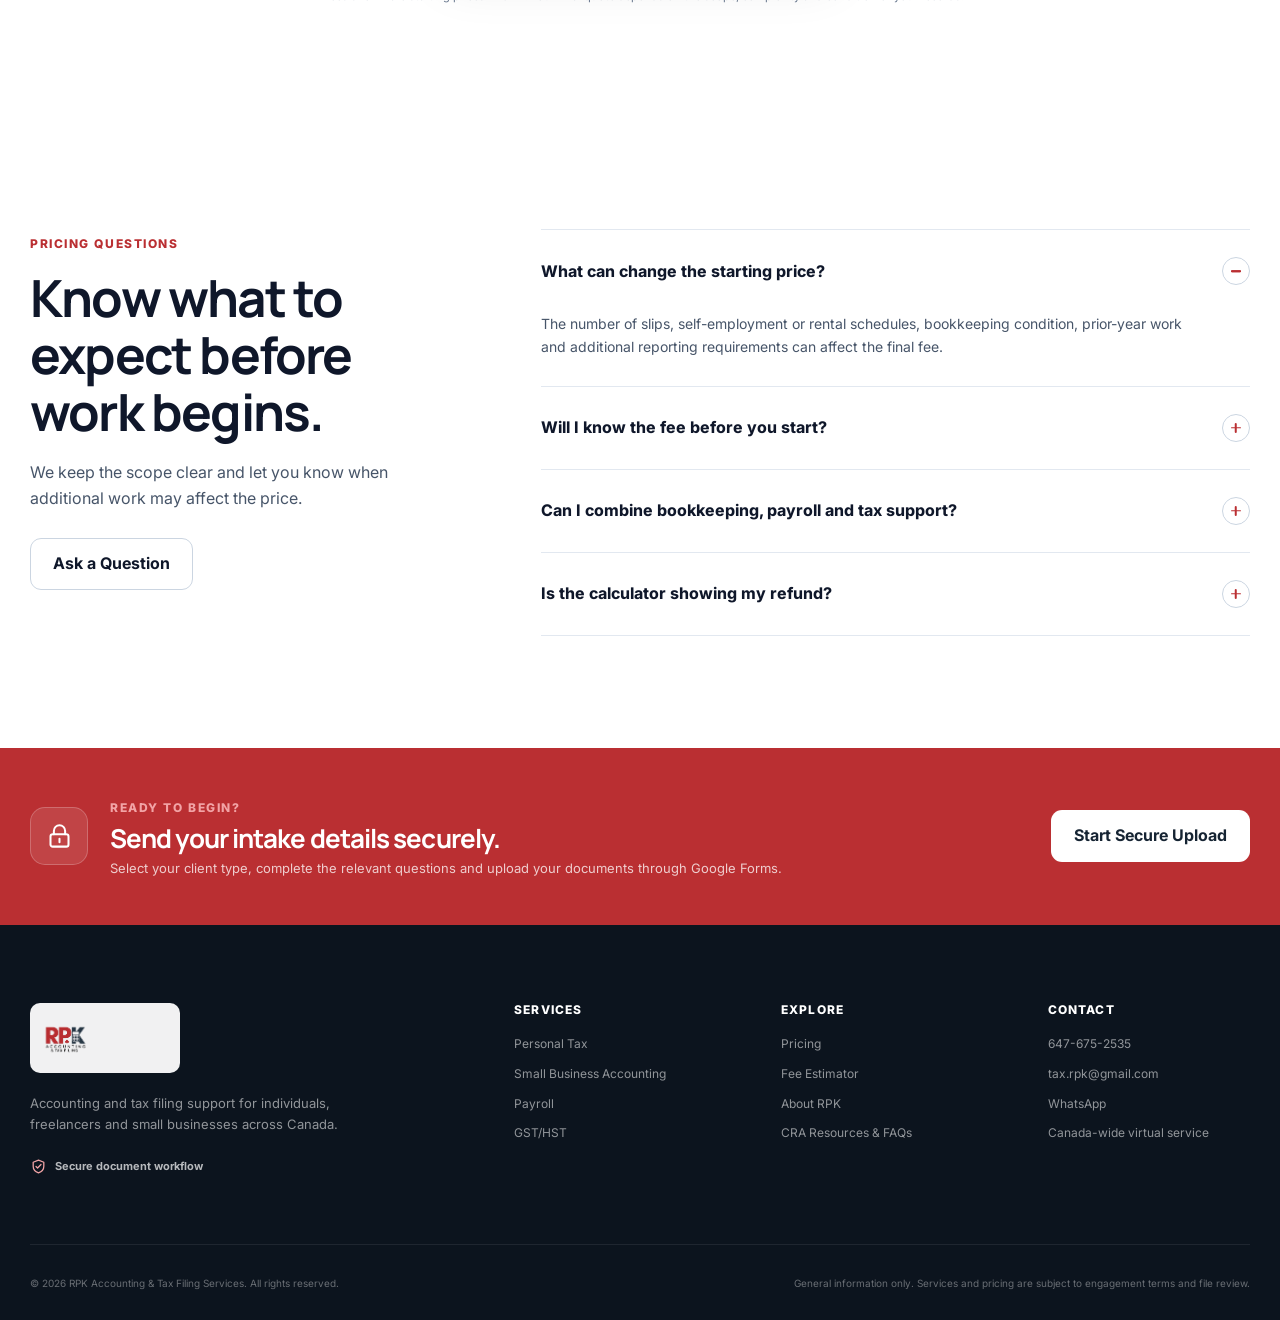
<file: pricing.html>
<!DOCTYPE html>
<html lang="en-CA">
<head>
  <meta charset="UTF-8">
  <meta name="viewport" content="width=device-width, initial-scale=1.0">
  <meta name="theme-color" content="#ffffff">
  <title>Pricing &amp; Packages | RPK Accounting Canada</title>
  <link rel="canonical" href="https://rpkaccounting.ca/pricing.html">
  <link rel="icon" type="image/png" sizes="32x32" href="favicon-r-32x32.png?v=20260901">
  <link rel="shortcut icon" href="favicon-r.ico?v=20260901">
  <link rel="apple-touch-icon" sizes="180x180" href="apple-touch-icon-r.png?v=20260901">
  <meta name="description" content="View transparent starting prices for individual, freelancer, rental and small business accounting and tax services from RPK Accounting.">
  <meta name="robots" content="index, follow, max-image-preview:large">
  <meta property="og:locale" content="en_CA">
  <meta property="og:type" content="website">
  <meta property="og:site_name" content="RPK Accounting &amp; Tax Filing Services">
  <meta property="og:title" content="Pricing &amp; Packages | RPK Accounting Canada">
  <meta property="og:description" content="Transparent starting prices for individual, freelancer, rental and small-business accounting and tax services.">
  <meta property="og:url" content="https://rpkaccounting.ca/pricing.html">
  <meta property="og:image" content="https://rpkaccounting.ca/og-rpk-accounting.png">
  <meta property="og:image:width" content="1200">
  <meta property="og:image:height" content="630">
  <meta property="og:image:alt" content="Stress-Free Accounting and Tax Filing from RPK Accounting">
  <meta name="twitter:card" content="summary_large_image">
  <meta name="twitter:title" content="Pricing &amp; Packages | RPK Accounting">
  <meta name="twitter:description" content="Explore transparent starting prices for RPK Accounting services.">
  <meta name="twitter:image" content="https://rpkaccounting.ca/og-rpk-accounting.png">
  <link rel="preconnect" href="https://fonts.googleapis.com">
  <link rel="preconnect" href="https://fonts.gstatic.com" crossorigin>
  <link href="https://fonts.googleapis.com/css2?family=Inter:wght@400;500;600;700&amp;family=Manrope:wght@600;700;800&amp;display=swap" rel="stylesheet">
  <link rel="stylesheet" href="style.css?v=multipage-20260901">
  <script type="application/ld+json">
  {
    "@context": "https://schema.org",
    "@graph": [
      {
        "@type": "WebPage",
        "@id": "https://rpkaccounting.ca/pricing.html#webpage",
        "url": "https://rpkaccounting.ca/pricing.html",
        "name": "Pricing & Packages | RPK Accounting Canada",
        "description": "Transparent starting prices for individual, freelancer, rental and small-business accounting and tax services.",
        "isPartOf": {"@id": "https://rpkaccounting.ca/#website"},
        "about": {"@id": "https://rpkaccounting.ca/#organization"},
        "breadcrumb": {"@id": "https://rpkaccounting.ca/pricing.html#breadcrumb"},
        "inLanguage": "en-CA"
      },
      {
        "@type": "BreadcrumbList",
        "@id": "https://rpkaccounting.ca/pricing.html#breadcrumb",
        "itemListElement": [
          {"@type": "ListItem", "position": 1, "name": "Home", "item": "https://rpkaccounting.ca/"},
          {"@type": "ListItem", "position": 2, "name": "Pricing", "item": "https://rpkaccounting.ca/pricing.html"}
        ]
      }
    ]
  }
  </script>
</head>
<body>
  <a class="skip-link" href="#main-content">Skip to content</a>
  <div class="utility-bar">
    <div class="site-container utility-inner">
      <p><svg aria-hidden="true" viewBox="0 0 24 24"><path d="M12 21a9 9 0 1 0 0-18 9 9 0 0 0 0 18Z"></path><path d="M3.6 9h16.8M3.6 15h16.8M12 3c2.3 2.5 3.4 5.5 3.4 9S14.3 18.5 12 21c-2.3-2.5-3.4-5.5-3.4-9S9.7 5.5 12 3Z"></path></svg>Virtual accounting and tax support across Canada</p>
      <div class="utility-links"><a href="tel:+16476752535">647-675-2535</a><span aria-hidden="true">•</span><a href="mailto:tax.rpk@gmail.com">tax.rpk@gmail.com</a></div>
    </div>
  </div>
  <header class="site-header" id="top">
    <div class="site-container header-inner">
      <a class="brand" href="/" aria-label="RPK Accounting home"><img src="rpk-logo.png" alt="RPK Accounting"></a>
      <button class="menu-toggle" type="button" aria-expanded="false" aria-controls="primary-navigation" aria-label="Open navigation"><span></span><span></span><span></span></button>
      <nav class="primary-navigation" id="primary-navigation" aria-label="Main navigation">
        <a href="/">Home</a><a href="services.html">Services</a><a href="pricing.html" aria-current="page">Pricing</a><a href="calculator.html">Tax Calculator</a><a href="about.html">About Us</a><a href="resources.html">Resources</a>
      </nav>
      <div class="header-actions">
        <a class="button button-quiet button-small" href="https://docs.google.com/forms/d/e/1FAIpQLSdkCDDYJLLwhpc_lVkpi-7uktjtUjOWHdUoQZ3_wsa8YD4_XA/viewform?usp=publish-editor" target="_blank" rel="noopener noreferrer">Secure Client Upload</a>
        <a class="button button-primary button-small" href="/#contact">Book a Free Consultation</a>
      </div>
    </div>
  </header>

  <main id="main-content">
    <section class="page-hero">
      <div class="site-container page-hero-inner">
        <span class="section-label">Pricing &amp; packages</span>
        <h1>Transparent starting points. No surprise scope.</h1>
        <p>Begin with the package that fits today. We confirm the exact work, records required and final fee before starting.</p>
        <div class="page-hero-actions">
          <a class="button button-primary" href="calculator.html">Estimate Your Fee</a>
          <a class="button button-secondary" href="/#contact">Request a Quote</a>
        </div>
      </div>
    </section>

    <section class="section pricing-section">
      <div class="site-container">
        <div class="section-heading centered-heading">
          <span class="section-label">Choose a starting package</span>
          <h2>Clear options for common needs.</h2>
          <p>Complex, multi-year or catch-up files are reviewed and quoted separately.</p>
        </div>
        <div class="pricing-grid">
          <article class="pricing-card">
            <p class="plan-name">Individual</p>
            <div class="plan-price"><span>From</span><strong>$50</strong><small>CAD</small></div>
            <p class="plan-description">For a straightforward personal return with standard income slips.</p>
            <ul>
              <li><span>✓</span> Personal T1 preparation</li>
              <li><span>✓</span> Basic credit review</li>
              <li><span>✓</span> Electronic filing support</li>
              <li><span>✓</span> Questions answered clearly</li>
            </ul>
            <a class="button button-secondary button-full" href="/#contact">Choose Individual</a>
          </article>
          <article class="pricing-card popular-plan">
            <span class="popular-badge">Most popular</span>
            <p class="plan-name">Freelancer &amp; Rental</p>
            <div class="plan-price"><span>From</span><strong>$100</strong><small>CAD</small></div>
            <p class="plan-description">For self-employed professionals and individuals reporting rental activity.</p>
            <ul>
              <li><span>✓</span> Personal T1 preparation</li>
              <li><span>✓</span> Income &amp; expense review</li>
              <li><span>✓</span> Rental or business schedules</li>
              <li><span>✓</span> GST/HST support available</li>
            </ul>
            <a class="button button-primary button-full" href="/#contact">Choose Freelancer</a>
          </article>
          <article class="pricing-card">
            <p class="plan-name">Small Business</p>
            <div class="plan-price plan-custom"><strong>Custom</strong><small>quote</small></div>
            <p class="plan-description">A tailored scope for corporations and owner-managed businesses.</p>
            <ul>
              <li><span>✓</span> Corporate tax support</li>
              <li><span>✓</span> Bookkeeping options</li>
              <li><span>✓</span> Payroll &amp; GST/HST options</li>
              <li><span>✓</span> Year-round guidance available</li>
            </ul>
            <a class="button button-secondary button-full" href="/#contact">Build My Package</a>
          </article>
        </div>
        <p class="pricing-note">Prices shown are starting prices in CAD. Your final quote depends on the scope, complexity and condition of your records.</p>
      </div>
    </section>

    <section class="section faq-section">
      <div class="site-container faq-grid">
        <div class="faq-heading">
          <span class="section-label">Pricing questions</span>
          <h2>Know what to expect before work begins.</h2>
          <p>We keep the scope clear and let you know when additional work may affect the price.</p>
          <a class="button button-secondary" href="/#contact">Ask a Question</a>
        </div>
        <div class="faq-list">
          <details open>
            <summary>What can change the starting price?<span></span></summary>
            <p>The number of slips, self-employment or rental schedules, bookkeeping condition, prior-year work and additional reporting requirements can affect the final fee.</p>
          </details>
          <details>
            <summary>Will I know the fee before you start?<span></span></summary>
            <p>Yes. RPK reviews the expected scope and confirms the fee or pricing approach before the engagement begins.</p>
          </details>
          <details>
            <summary>Can I combine bookkeeping, payroll and tax support?<span></span></summary>
            <p>Yes. Small-business packages can be tailored around the services and reporting frequency your business actually needs.</p>
          </details>
          <details>
            <summary>Is the calculator showing my refund?<span></span></summary>
            <p>No. The calculator estimates RPK’s starting preparation fee. It does not estimate your tax refund or balance owing.</p>
          </details>
        </div>
      </div>
    </section>

    <section class="client-access-section">
      <div class="site-container client-access-inner">
        <div class="client-access-copy">
          <span class="access-icon"><svg aria-hidden="true" viewBox="0 0 24 24"><path d="M7 10V7a5 5 0 0 1 10 0v3"></path><rect x="4" y="10" width="16" height="11" rx="2"></rect><path d="M12 14v3"></path></svg></span>
          <div><span class="section-label light-label">Ready to begin?</span><h2>Send your intake details securely.</h2><p>Select your client type, complete the relevant questions and upload your documents through Google Forms.</p></div>
        </div>
        <a class="button button-light" href="https://docs.google.com/forms/d/e/1FAIpQLSdkCDDYJLLwhpc_lVkpi-7uktjtUjOWHdUoQZ3_wsa8YD4_XA/viewform?usp=publish-editor" target="_blank" rel="noopener noreferrer">Start Secure Upload</a>
      </div>
    </section>
  </main>

  <footer class="site-footer">
    <div class="site-container footer-grid">
      <div class="footer-brand"><a class="brand footer-logo" href="/" aria-label="RPK Accounting home"><img src="rpk-logo.png" alt="RPK Accounting"></a><p>Accounting and tax filing support for individuals, freelancers and small businesses across Canada.</p><div class="footer-security"><svg aria-hidden="true" viewBox="0 0 24 24"><path d="M12 3 4.5 6v5.5c0 4.6 3 7.8 7.5 9.5 4.5-1.7 7.5-4.9 7.5-9.5V6z"></path><path d="m8.5 12 2.2 2.2 4.8-5"></path></svg>Secure document workflow</div></div>
      <div class="footer-column"><h2>Services</h2><a href="services.html">Personal Tax</a><a href="services.html">Small Business Accounting</a><a href="services.html">Payroll</a><a href="services.html">GST/HST</a></div>
      <div class="footer-column"><h2>Explore</h2><a href="pricing.html">Pricing</a><a href="calculator.html">Fee Estimator</a><a href="about.html">About RPK</a><a href="resources.html">CRA Resources &amp; FAQs</a></div>
      <div class="footer-column footer-contact"><h2>Contact</h2><a href="tel:+16476752535">647-675-2535</a><a href="mailto:tax.rpk@gmail.com">tax.rpk@gmail.com</a><a href="https://wa.me/16476752535" target="_blank" rel="noopener noreferrer">WhatsApp</a><span>Canada-wide virtual service</span></div>
    </div>
    <div class="site-container footer-bottom"><p>© <span id="current-year">2026</span> RPK Accounting &amp; Tax Filing Services. All rights reserved.</p><p>General information only. Services and pricing are subject to engagement terms and file review.</p></div>
  </footer>
  <script src="script.js?v=multipage-20260901"></script>
</body>
</html>
</file>
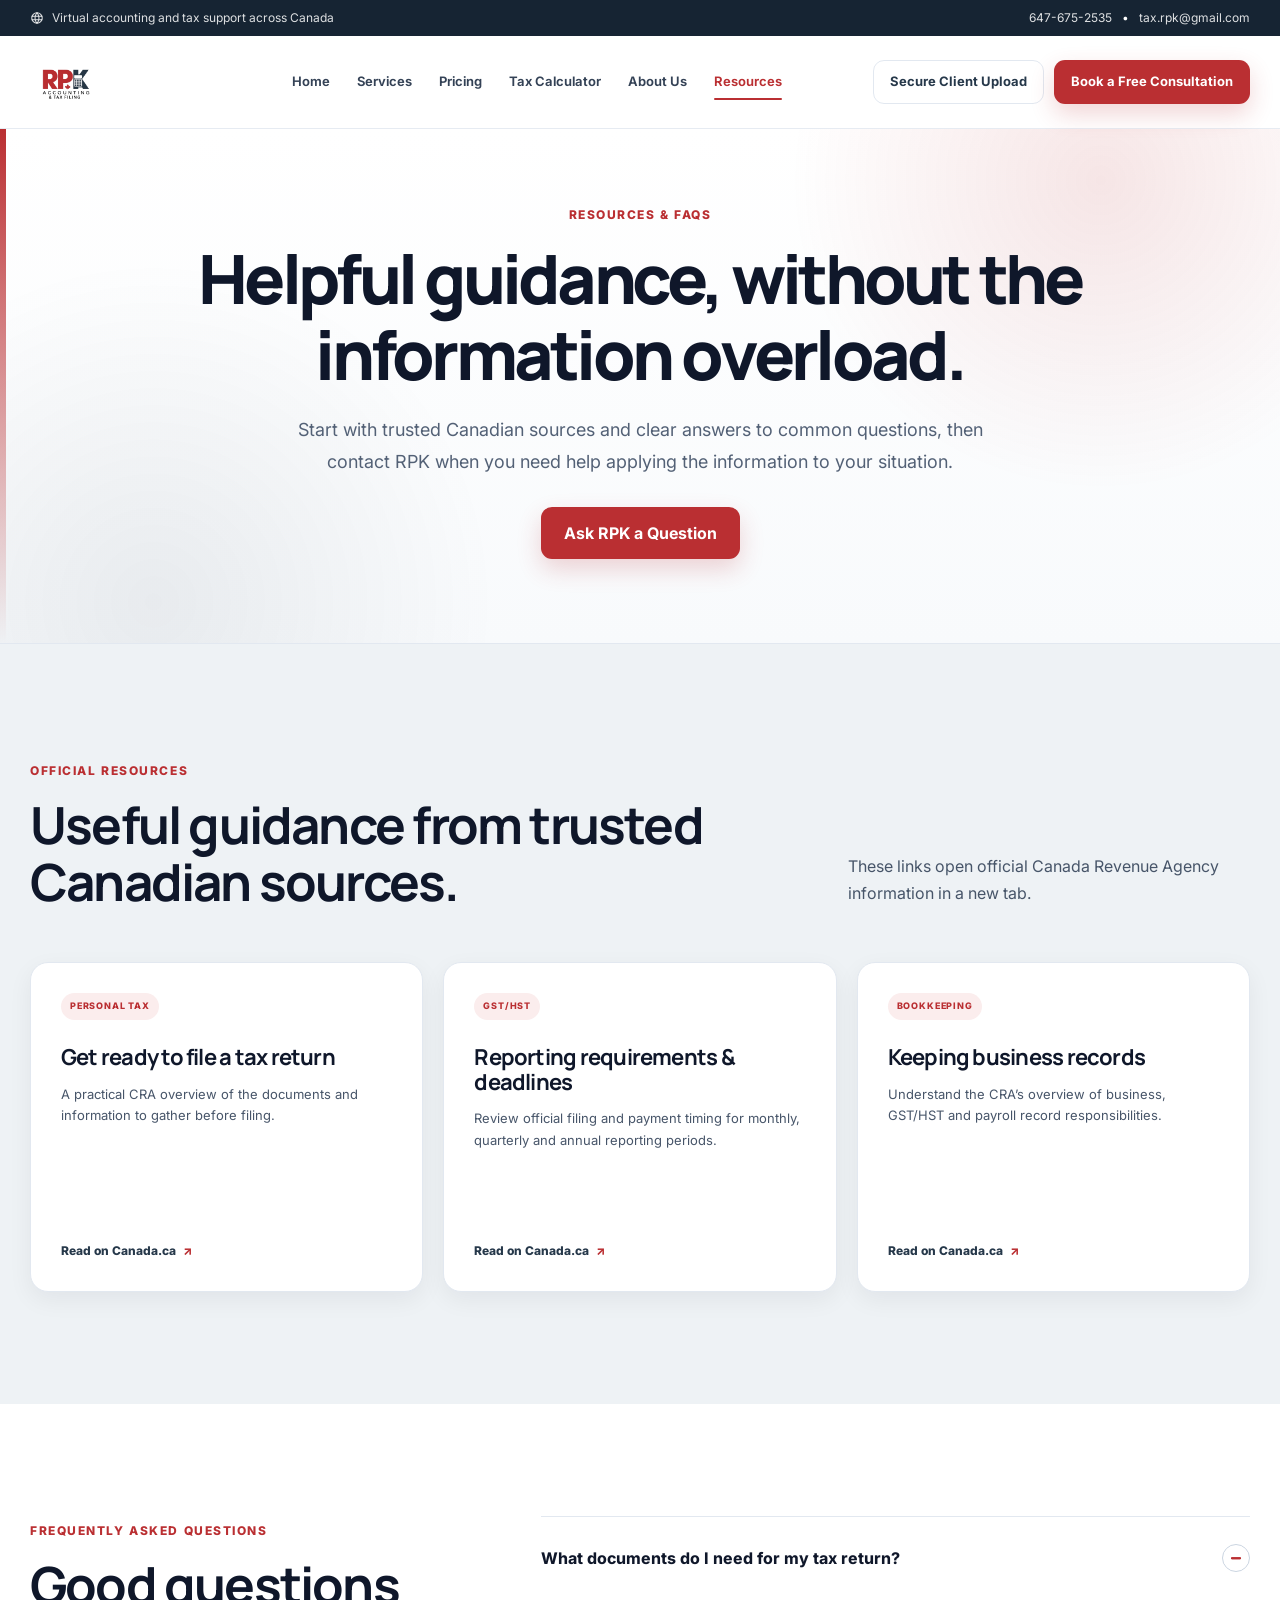
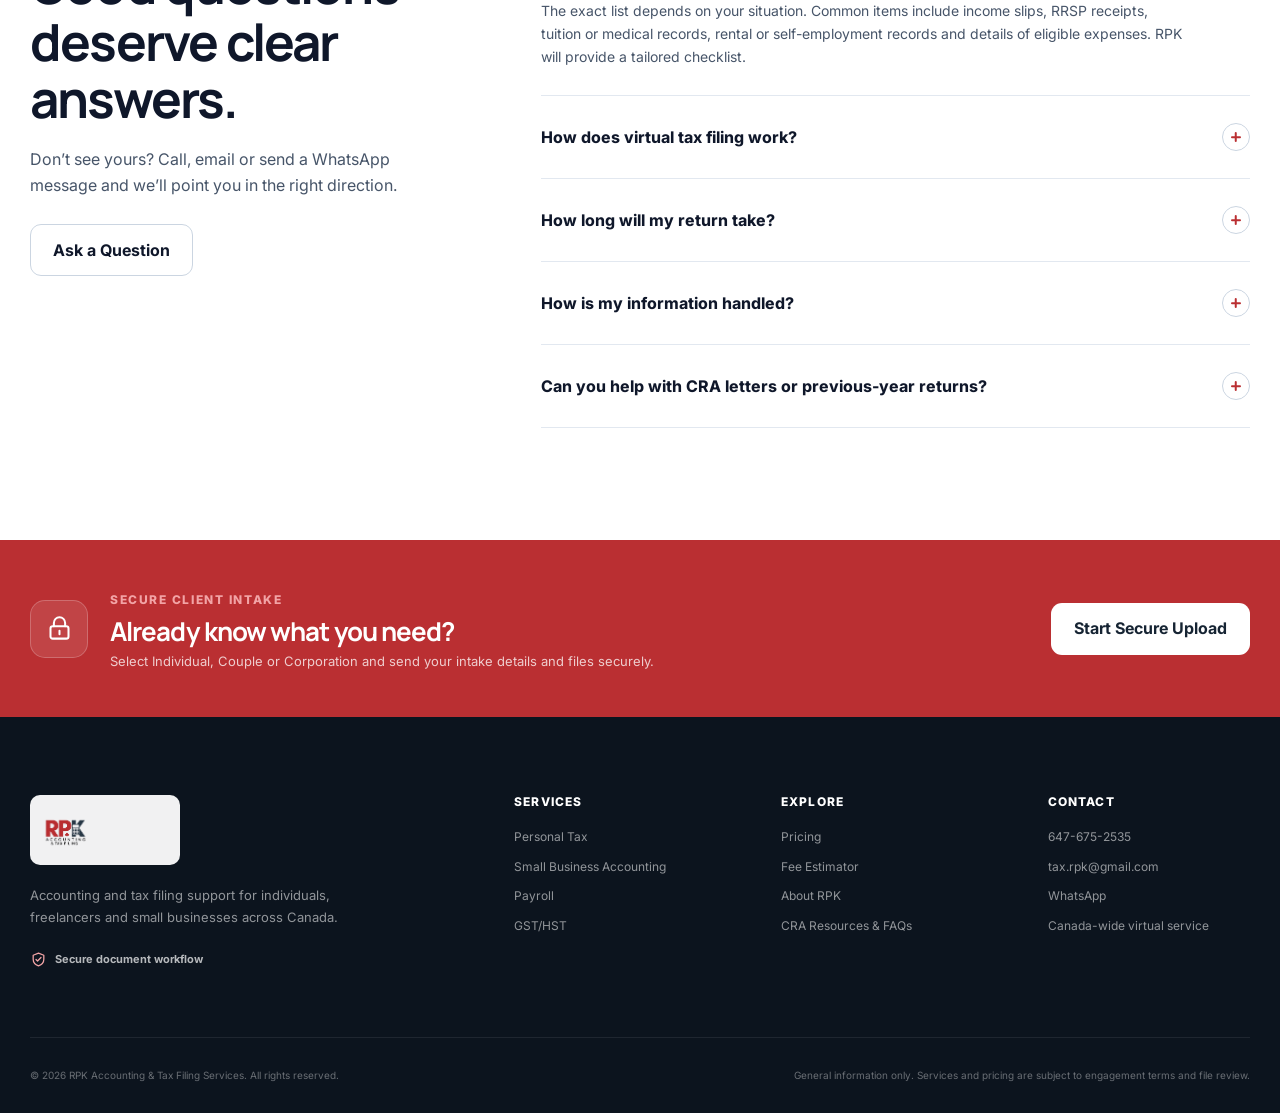
<file: resources.html>
<!DOCTYPE html>
<html lang="en-CA">
<head>
  <meta charset="UTF-8">
  <meta name="viewport" content="width=device-width, initial-scale=1.0">
  <meta name="theme-color" content="#ffffff">
  <title>Tax Resources &amp; FAQs | RPK Accounting Canada</title>
  <link rel="canonical" href="https://rpkaccounting.ca/resources.html">
  <link rel="icon" type="image/png" sizes="32x32" href="favicon-r-32x32.png?v=20260901">
  <link rel="shortcut icon" href="favicon-r.ico?v=20260901">
  <link rel="apple-touch-icon" sizes="180x180" href="apple-touch-icon-r.png?v=20260901">
  <meta name="description" content="Find trusted CRA resources and clear answers about documents, virtual tax filing, turnaround times, information handling and CRA correspondence.">
  <meta name="robots" content="index, follow, max-image-preview:large">
  <meta property="og:locale" content="en_CA">
  <meta property="og:type" content="website">
  <meta property="og:site_name" content="RPK Accounting &amp; Tax Filing Services">
  <meta property="og:title" content="Tax Resources &amp; FAQs | RPK Accounting Canada">
  <meta property="og:description" content="Trusted CRA links and clear answers about tax documents, virtual filing, turnaround times and CRA correspondence.">
  <meta property="og:url" content="https://rpkaccounting.ca/resources.html">
  <meta property="og:image" content="https://rpkaccounting.ca/og-rpk-accounting.png">
  <meta property="og:image:width" content="1200">
  <meta property="og:image:height" content="630">
  <meta property="og:image:alt" content="Stress-Free Accounting and Tax Filing from RPK Accounting">
  <meta name="twitter:card" content="summary_large_image">
  <meta name="twitter:title" content="Tax Resources &amp; FAQs | RPK Accounting">
  <meta name="twitter:description" content="Trusted tax resources and clear answers from RPK Accounting.">
  <meta name="twitter:image" content="https://rpkaccounting.ca/og-rpk-accounting.png">
  <link rel="preconnect" href="https://fonts.googleapis.com">
  <link rel="preconnect" href="https://fonts.gstatic.com" crossorigin>
  <link href="https://fonts.googleapis.com/css2?family=Inter:wght@400;500;600;700&amp;family=Manrope:wght@600;700;800&amp;display=swap" rel="stylesheet">
  <link rel="stylesheet" href="style.css?v=multipage-20260901">
  <script type="application/ld+json">
  {
    "@context": "https://schema.org",
    "@graph": [
      {
        "@type": "CollectionPage",
        "@id": "https://rpkaccounting.ca/resources.html#webpage",
        "url": "https://rpkaccounting.ca/resources.html",
        "name": "Tax Resources & FAQs | RPK Accounting Canada",
        "description": "Trusted CRA resources and clear answers about tax documents, virtual filing, turnaround times and CRA correspondence.",
        "isPartOf": {"@id": "https://rpkaccounting.ca/#website"},
        "about": {"@id": "https://rpkaccounting.ca/#organization"},
        "breadcrumb": {"@id": "https://rpkaccounting.ca/resources.html#breadcrumb"},
        "inLanguage": "en-CA"
      },
      {
        "@type": "BreadcrumbList",
        "@id": "https://rpkaccounting.ca/resources.html#breadcrumb",
        "itemListElement": [
          {"@type": "ListItem", "position": 1, "name": "Home", "item": "https://rpkaccounting.ca/"},
          {"@type": "ListItem", "position": 2, "name": "Resources", "item": "https://rpkaccounting.ca/resources.html"}
        ]
      }
    ]
  }
  </script>
</head>
<body>
  <a class="skip-link" href="#main-content">Skip to content</a>
  <div class="utility-bar">
    <div class="site-container utility-inner">
      <p><svg aria-hidden="true" viewBox="0 0 24 24"><path d="M12 21a9 9 0 1 0 0-18 9 9 0 0 0 0 18Z"></path><path d="M3.6 9h16.8M3.6 15h16.8M12 3c2.3 2.5 3.4 5.5 3.4 9S14.3 18.5 12 21c-2.3-2.5-3.4-5.5-3.4-9S9.7 5.5 12 3Z"></path></svg>Virtual accounting and tax support across Canada</p>
      <div class="utility-links"><a href="tel:+16476752535">647-675-2535</a><span aria-hidden="true">•</span><a href="mailto:tax.rpk@gmail.com">tax.rpk@gmail.com</a></div>
    </div>
  </div>
  <header class="site-header" id="top">
    <div class="site-container header-inner">
      <a class="brand" href="/" aria-label="RPK Accounting home"><img src="rpk-logo.png" alt="RPK Accounting"></a>
      <button class="menu-toggle" type="button" aria-expanded="false" aria-controls="primary-navigation" aria-label="Open navigation"><span></span><span></span><span></span></button>
      <nav class="primary-navigation" id="primary-navigation" aria-label="Main navigation">
        <a href="/">Home</a><a href="services.html">Services</a><a href="pricing.html">Pricing</a><a href="calculator.html">Tax Calculator</a><a href="about.html">About Us</a><a href="resources.html" aria-current="page">Resources</a>
      </nav>
      <div class="header-actions">
        <a class="button button-quiet button-small" href="https://docs.google.com/forms/d/e/1FAIpQLSdkCDDYJLLwhpc_lVkpi-7uktjtUjOWHdUoQZ3_wsa8YD4_XA/viewform?usp=publish-editor" target="_blank" rel="noopener noreferrer">Secure Client Upload</a>
        <a class="button button-primary button-small" href="/#contact">Book a Free Consultation</a>
      </div>
    </div>
  </header>

  <main id="main-content">
    <section class="page-hero">
      <div class="site-container page-hero-inner">
        <span class="section-label">Resources &amp; FAQs</span>
        <h1>Helpful guidance, without the information overload.</h1>
        <p>Start with trusted Canadian sources and clear answers to common questions, then contact RPK when you need help applying the information to your situation.</p>
        <div class="page-hero-actions"><a class="button button-primary" href="/#contact">Ask RPK a Question</a></div>
      </div>
    </section>

    <section class="section resources-section">
      <div class="site-container">
        <div class="section-heading split-heading dark-heading">
          <div><span class="section-label">Official resources</span><h2>Useful guidance from trusted Canadian sources.</h2></div>
          <p>These links open official Canada Revenue Agency information in a new tab.</p>
        </div>
        <div class="resource-grid">
          <a href="https://www.canada.ca/en/services/taxes/income-tax/personal-income-tax/get-ready-taxes.html" target="_blank" rel="noopener noreferrer">
            <span class="resource-type">Personal tax</span>
            <h3>Get ready to file a tax return</h3>
            <p>A practical CRA overview of the documents and information to gather before filing.</p>
            <span class="resource-link">Read on Canada.ca <span aria-hidden="true">↗</span></span>
          </a>
          <a href="https://www.canada.ca/en/revenue-agency/services/tax/businesses/topics/gst-hst-businesses/file-gst-hst-return/reporting-requirements-deadlines.html" target="_blank" rel="noopener noreferrer">
            <span class="resource-type">GST/HST</span>
            <h3>Reporting requirements &amp; deadlines</h3>
            <p>Review official filing and payment timing for monthly, quarterly and annual reporting periods.</p>
            <span class="resource-link">Read on Canada.ca <span aria-hidden="true">↗</span></span>
          </a>
          <a href="https://www.canada.ca/en/revenue-agency/services/tax/businesses/topics/keeping-records.html" target="_blank" rel="noopener noreferrer">
            <span class="resource-type">Bookkeeping</span>
            <h3>Keeping business records</h3>
            <p>Understand the CRA’s overview of business, GST/HST and payroll record responsibilities.</p>
            <span class="resource-link">Read on Canada.ca <span aria-hidden="true">↗</span></span>
          </a>
        </div>
      </div>
    </section>

    <section class="section faq-section">
      <div class="site-container faq-grid">
        <div class="faq-heading">
          <span class="section-label">Frequently asked questions</span>
          <h2>Good questions deserve clear answers.</h2>
          <p>Don’t see yours? Call, email or send a WhatsApp message and we’ll point you in the right direction.</p>
          <a class="button button-secondary" href="/#contact">Ask a Question</a>
        </div>
        <div class="faq-list">
          <details open>
            <summary>What documents do I need for my tax return?<span></span></summary>
            <p>The exact list depends on your situation. Common items include income slips, RRSP receipts, tuition or medical records, rental or self-employment records and details of eligible expenses. RPK will provide a tailored checklist.</p>
          </details>
          <details>
            <summary>How does virtual tax filing work?<span></span></summary>
            <p>After the initial discussion, you receive instructions for sharing your documents. RPK prepares the return, reviews the result with you, collects the required authorization and files after your approval.</p>
          </details>
          <details>
            <summary>How long will my return take?<span></span></summary>
            <p>Timing depends on complexity, completeness and filing volume. Once your documents are reviewed, RPK will confirm the expected turnaround and let you know promptly if anything else is needed.</p>
          </details>
          <details>
            <summary>How is my information handled?<span></span></summary>
            <p>RPK uses a controlled document workflow and shares file-specific instructions when your engagement begins. Avoid sending sensitive identification or banking information through ordinary email unless you have been specifically instructed to do so.</p>
          </details>
          <details>
            <summary>Can you help with CRA letters or previous-year returns?<span></span></summary>
            <p>Yes, support may be available for CRA correspondence, notices, adjustments and unfiled prior years. Share the relevant dates and documents so the required scope can be reviewed first.</p>
          </details>
        </div>
      </div>
    </section>

    <section class="client-access-section">
      <div class="site-container client-access-inner">
        <div class="client-access-copy">
          <span class="access-icon"><svg aria-hidden="true" viewBox="0 0 24 24"><path d="M7 10V7a5 5 0 0 1 10 0v3"></path><rect x="4" y="10" width="16" height="11" rx="2"></rect><path d="M12 14v3"></path></svg></span>
          <div><span class="section-label light-label">Secure client intake</span><h2>Already know what you need?</h2><p>Select Individual, Couple or Corporation and send your intake details and files securely.</p></div>
        </div>
        <a class="button button-light" href="https://docs.google.com/forms/d/e/1FAIpQLSdkCDDYJLLwhpc_lVkpi-7uktjtUjOWHdUoQZ3_wsa8YD4_XA/viewform?usp=publish-editor" target="_blank" rel="noopener noreferrer">Start Secure Upload</a>
      </div>
    </section>
  </main>

  <footer class="site-footer">
    <div class="site-container footer-grid">
      <div class="footer-brand"><a class="brand footer-logo" href="/" aria-label="RPK Accounting home"><img src="rpk-logo.png" alt="RPK Accounting"></a><p>Accounting and tax filing support for individuals, freelancers and small businesses across Canada.</p><div class="footer-security"><svg aria-hidden="true" viewBox="0 0 24 24"><path d="M12 3 4.5 6v5.5c0 4.6 3 7.8 7.5 9.5 4.5-1.7 7.5-4.9 7.5-9.5V6z"></path><path d="m8.5 12 2.2 2.2 4.8-5"></path></svg>Secure document workflow</div></div>
      <div class="footer-column"><h2>Services</h2><a href="services.html">Personal Tax</a><a href="services.html">Small Business Accounting</a><a href="services.html">Payroll</a><a href="services.html">GST/HST</a></div>
      <div class="footer-column"><h2>Explore</h2><a href="pricing.html">Pricing</a><a href="calculator.html">Fee Estimator</a><a href="about.html">About RPK</a><a href="resources.html">CRA Resources &amp; FAQs</a></div>
      <div class="footer-column footer-contact"><h2>Contact</h2><a href="tel:+16476752535">647-675-2535</a><a href="mailto:tax.rpk@gmail.com">tax.rpk@gmail.com</a><a href="https://wa.me/16476752535" target="_blank" rel="noopener noreferrer">WhatsApp</a><span>Canada-wide virtual service</span></div>
    </div>
    <div class="site-container footer-bottom"><p>© <span id="current-year">2026</span> RPK Accounting &amp; Tax Filing Services. All rights reserved.</p><p>General information only. Services and pricing are subject to engagement terms and file review.</p></div>
  </footer>
  <script src="script.js?v=multipage-20260901"></script>
</body>
</html>
</file>
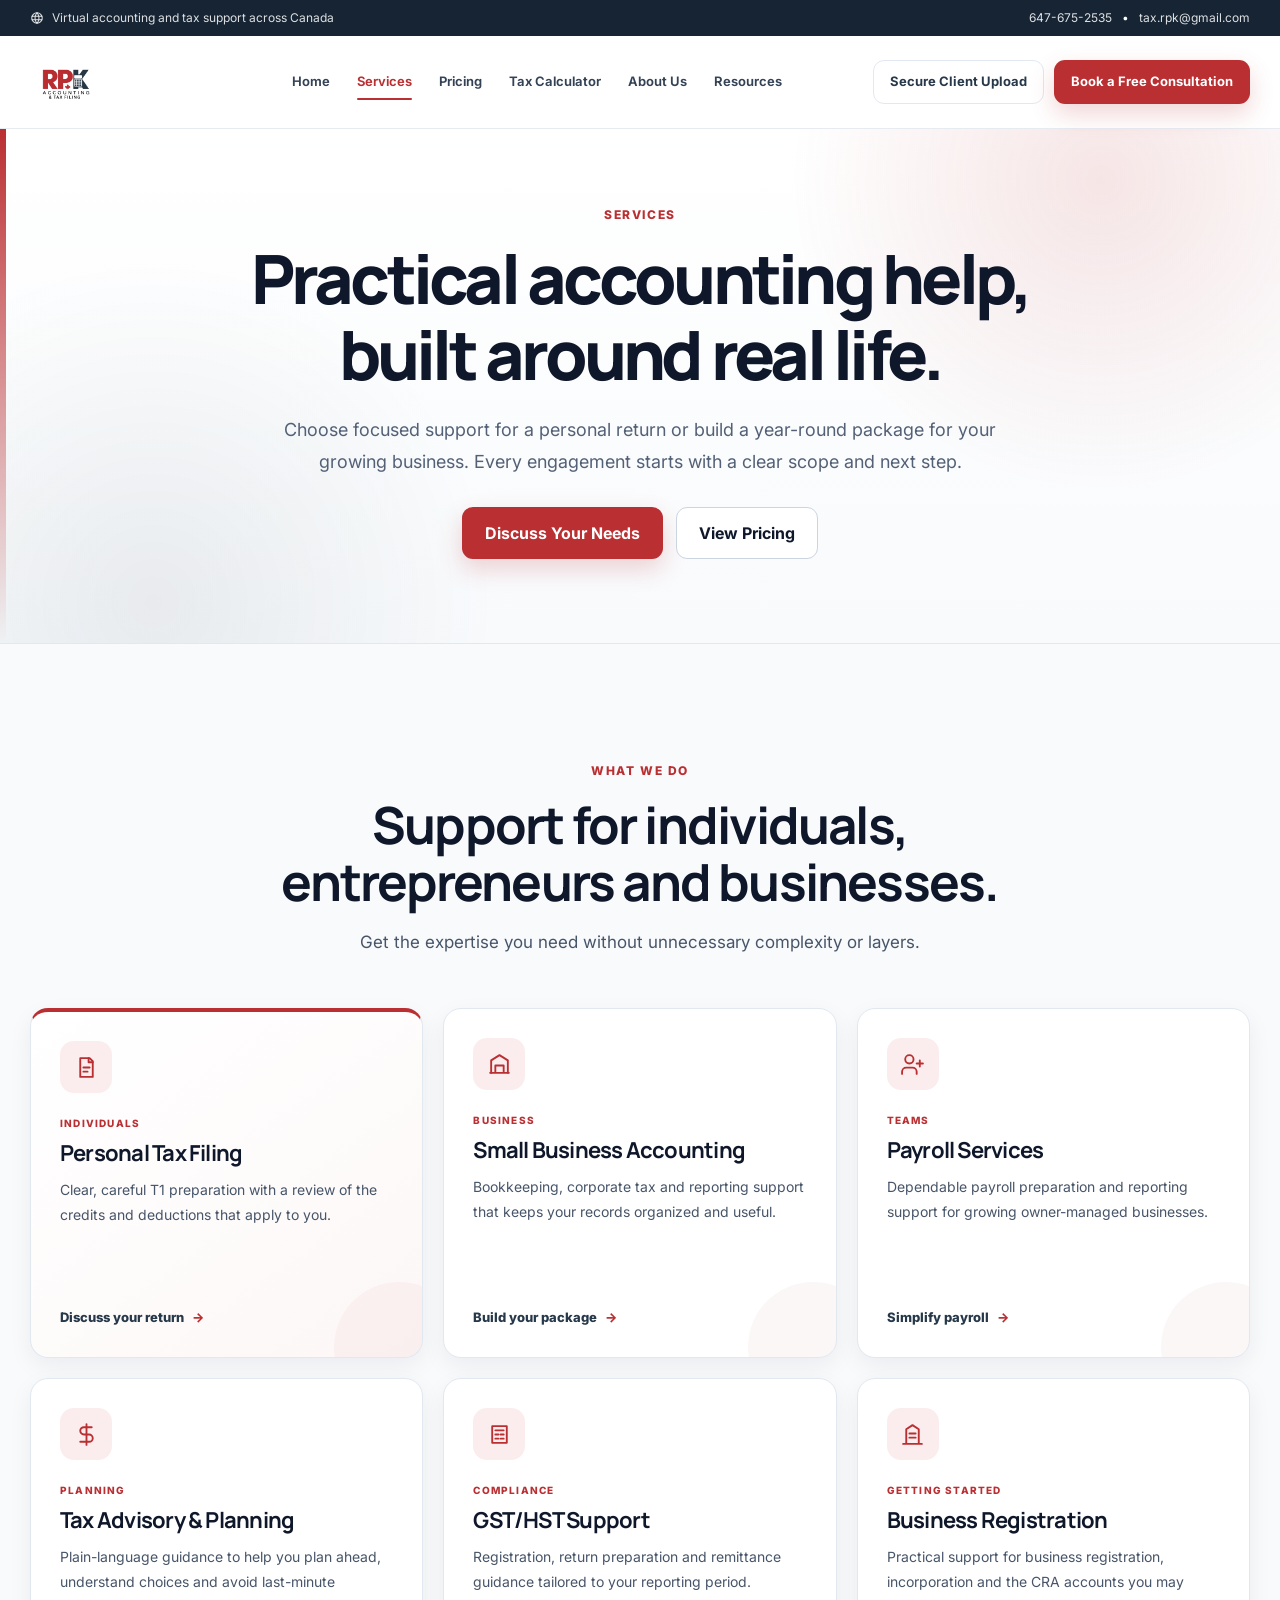
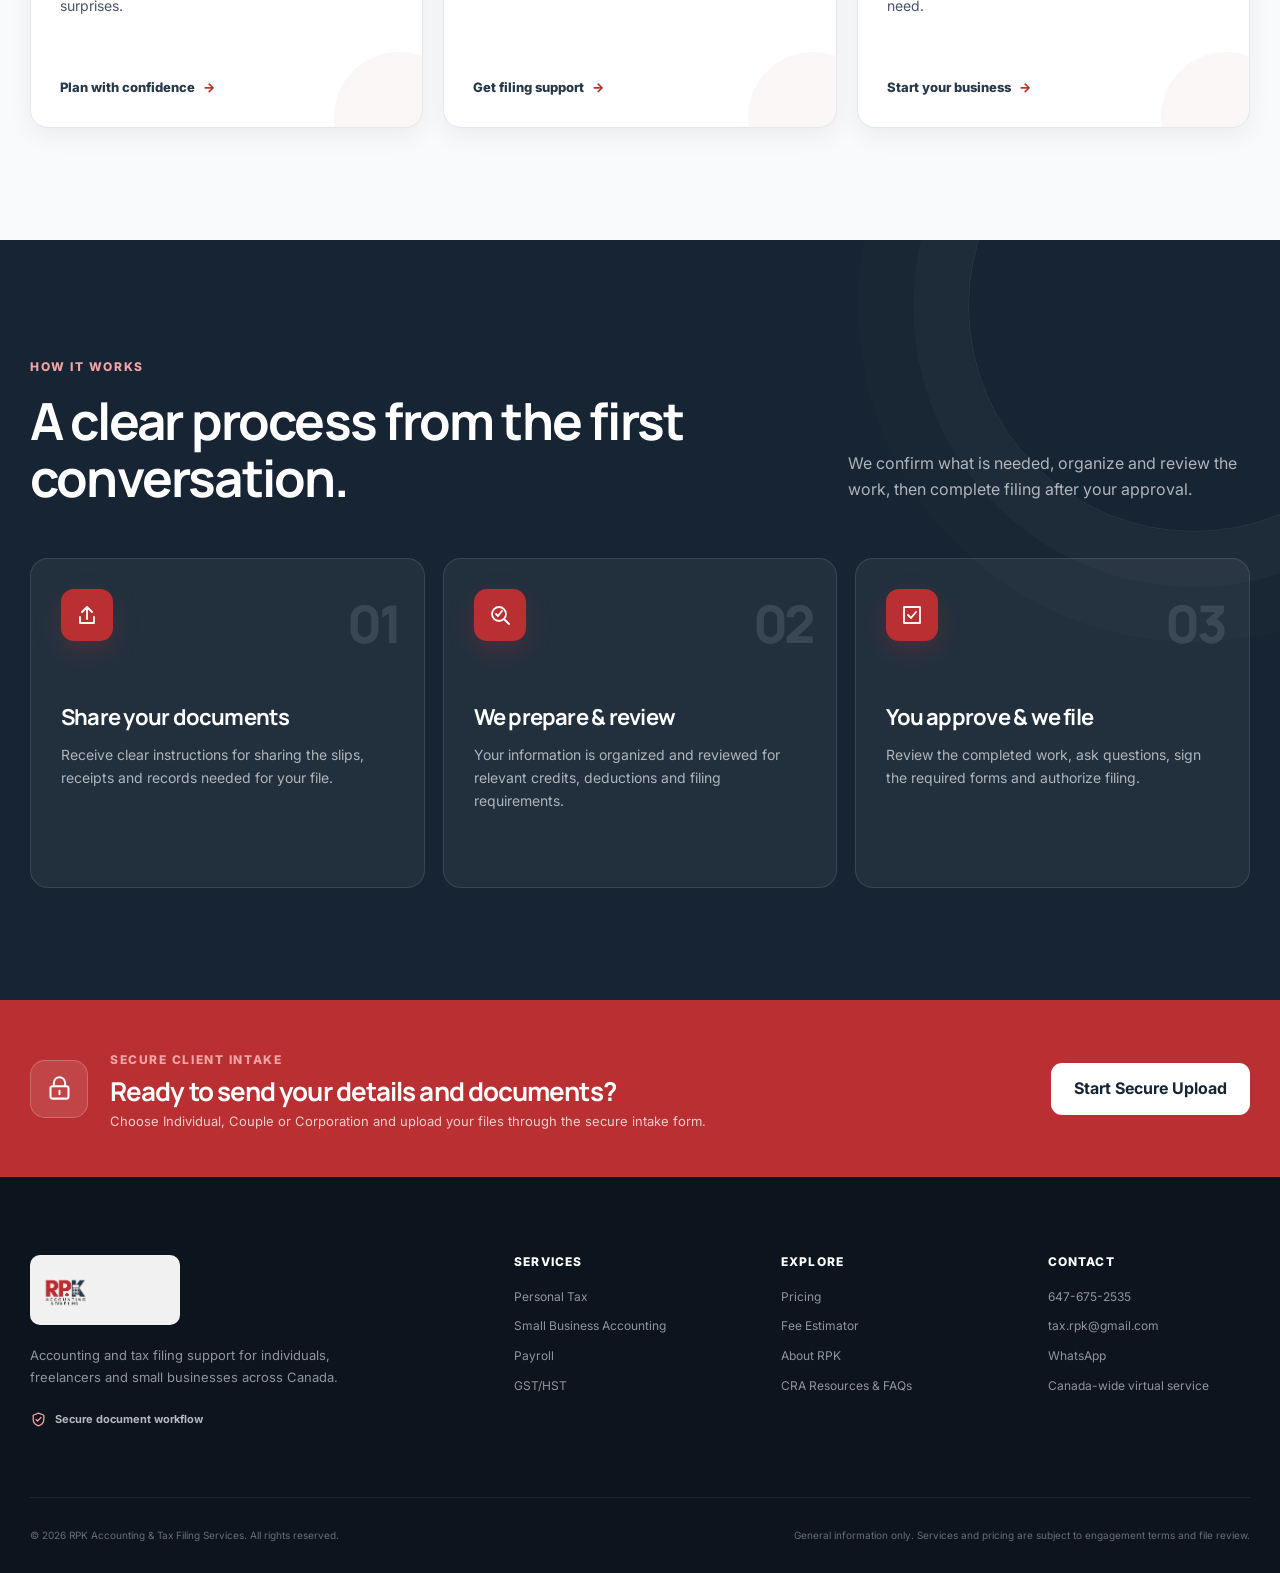
<file: services.html>
<!DOCTYPE html>
<html lang="en-CA">
<head>
  <meta charset="UTF-8">
  <meta name="viewport" content="width=device-width, initial-scale=1.0">
  <meta name="theme-color" content="#ffffff">
  <title>Accounting &amp; Tax Services | RPK Accounting Canada</title>
  <link rel="canonical" href="https://rpkaccounting.ca/services.html">
  <link rel="icon" type="image/png" sizes="32x32" href="favicon-r-32x32.png?v=20260901">
  <link rel="shortcut icon" href="favicon-r.ico?v=20260901">
  <link rel="apple-touch-icon" sizes="180x180" href="apple-touch-icon-r.png?v=20260901">
  <meta name="description" content="Explore RPK personal tax, corporate accounting, bookkeeping, payroll, GST/HST, tax planning and business registration services across Canada.">
  <meta name="robots" content="index, follow, max-image-preview:large">
  <meta property="og:locale" content="en_CA">
  <meta property="og:type" content="website">
  <meta property="og:site_name" content="RPK Accounting &amp; Tax Filing Services">
  <meta property="og:title" content="Accounting &amp; Tax Services | RPK Accounting Canada">
  <meta property="og:description" content="Personal tax, corporate accounting, bookkeeping, payroll, GST/HST, tax planning and business registration services across Canada.">
  <meta property="og:url" content="https://rpkaccounting.ca/services.html">
  <meta property="og:image" content="https://rpkaccounting.ca/og-rpk-accounting.png">
  <meta property="og:image:width" content="1200">
  <meta property="og:image:height" content="630">
  <meta property="og:image:alt" content="Stress-Free Accounting and Tax Filing from RPK Accounting">
  <meta name="twitter:card" content="summary_large_image">
  <meta name="twitter:title" content="Accounting &amp; Tax Services | RPK Accounting">
  <meta name="twitter:description" content="Personal and business accounting and tax services for clients across Canada.">
  <meta name="twitter:image" content="https://rpkaccounting.ca/og-rpk-accounting.png">
  <link rel="preconnect" href="https://fonts.googleapis.com">
  <link rel="preconnect" href="https://fonts.gstatic.com" crossorigin>
  <link href="https://fonts.googleapis.com/css2?family=Inter:wght@400;500;600;700&amp;family=Manrope:wght@600;700;800&amp;display=swap" rel="stylesheet">
  <link rel="stylesheet" href="style.css?v=multipage-20260901">
  <script type="application/ld+json">
  {
    "@context": "https://schema.org",
    "@graph": [
      {
        "@type": "CollectionPage",
        "@id": "https://rpkaccounting.ca/services.html#webpage",
        "url": "https://rpkaccounting.ca/services.html",
        "name": "Accounting & Tax Services | RPK Accounting Canada",
        "description": "Personal tax, corporate accounting, bookkeeping, payroll, GST/HST, tax planning and business registration services across Canada.",
        "isPartOf": {"@id": "https://rpkaccounting.ca/#website"},
        "about": {"@id": "https://rpkaccounting.ca/#organization"},
        "breadcrumb": {"@id": "https://rpkaccounting.ca/services.html#breadcrumb"},
        "inLanguage": "en-CA"
      },
      {
        "@type": "BreadcrumbList",
        "@id": "https://rpkaccounting.ca/services.html#breadcrumb",
        "itemListElement": [
          {"@type": "ListItem", "position": 1, "name": "Home", "item": "https://rpkaccounting.ca/"},
          {"@type": "ListItem", "position": 2, "name": "Services", "item": "https://rpkaccounting.ca/services.html"}
        ]
      }
    ]
  }
  </script>
</head>
<body>
  <a class="skip-link" href="#main-content">Skip to content</a>
  <div class="utility-bar">
    <div class="site-container utility-inner">
      <p><svg aria-hidden="true" viewBox="0 0 24 24"><path d="M12 21a9 9 0 1 0 0-18 9 9 0 0 0 0 18Z"></path><path d="M3.6 9h16.8M3.6 15h16.8M12 3c2.3 2.5 3.4 5.5 3.4 9S14.3 18.5 12 21c-2.3-2.5-3.4-5.5-3.4-9S9.7 5.5 12 3Z"></path></svg>Virtual accounting and tax support across Canada</p>
      <div class="utility-links"><a href="tel:+16476752535">647-675-2535</a><span aria-hidden="true">•</span><a href="mailto:tax.rpk@gmail.com">tax.rpk@gmail.com</a></div>
    </div>
  </div>

  <header class="site-header" id="top">
    <div class="site-container header-inner">
      <a class="brand" href="/" aria-label="RPK Accounting home"><img src="rpk-logo.png" alt="RPK Accounting"></a>
      <button class="menu-toggle" type="button" aria-expanded="false" aria-controls="primary-navigation" aria-label="Open navigation"><span></span><span></span><span></span></button>
      <nav class="primary-navigation" id="primary-navigation" aria-label="Main navigation">
        <a href="/">Home</a>
        <a href="services.html" aria-current="page">Services</a>
        <a href="pricing.html">Pricing</a>
        <a href="calculator.html">Tax Calculator</a>
        <a href="about.html">About Us</a>
        <a href="resources.html">Resources</a>
      </nav>
      <div class="header-actions">
        <a class="button button-quiet button-small" href="https://docs.google.com/forms/d/e/1FAIpQLSdkCDDYJLLwhpc_lVkpi-7uktjtUjOWHdUoQZ3_wsa8YD4_XA/viewform?usp=publish-editor" target="_blank" rel="noopener noreferrer">Secure Client Upload</a>
        <a class="button button-primary button-small" href="/#contact">Book a Free Consultation</a>
      </div>
    </div>
  </header>

  <main id="main-content">
    <section class="page-hero">
      <div class="site-container page-hero-inner">
        <span class="section-label">Services</span>
        <h1>Practical accounting help, built around real life.</h1>
        <p>Choose focused support for a personal return or build a year-round package for your growing business. Every engagement starts with a clear scope and next step.</p>
        <div class="page-hero-actions">
          <a class="button button-primary" href="/#contact">Discuss Your Needs</a>
          <a class="button button-secondary" href="pricing.html">View Pricing</a>
        </div>
      </div>
    </section>

    <section class="section services-section">
      <div class="site-container">
        <div class="section-heading centered-heading">
          <span class="section-label">What we do</span>
          <h2>Support for individuals, entrepreneurs and businesses.</h2>
          <p>Get the expertise you need without unnecessary complexity or layers.</p>
        </div>
        <div class="services-grid">
          <article class="service-card featured-service">
            <div class="service-icon"><svg aria-hidden="true" viewBox="0 0 24 24"><path d="M6 3h9l3 3v15H6z"></path><path d="M14 3v4h4M9 12h6M9 16h4"></path></svg></div>
            <span class="service-tag">Individuals</span>
            <h3>Personal Tax Filing</h3>
            <p>Clear, careful T1 preparation with a review of the credits and deductions that apply to you.</p>
            <a href="/#contact">Discuss your return <span aria-hidden="true">→</span></a>
          </article>
          <article class="service-card">
            <div class="service-icon"><svg aria-hidden="true" viewBox="0 0 24 24"><path d="M4 20V8l8-5 8 5v12"></path><path d="M8 20v-7h8v7M3 20h18"></path></svg></div>
            <span class="service-tag">Business</span>
            <h3>Small Business Accounting</h3>
            <p>Bookkeeping, corporate tax and reporting support that keeps your records organized and useful.</p>
            <a href="/#contact">Build your package <span aria-hidden="true">→</span></a>
          </article>
          <article class="service-card">
            <div class="service-icon"><svg aria-hidden="true" viewBox="0 0 24 24"><path d="M16 21v-2a4 4 0 0 0-4-4H6a4 4 0 0 0-4 4v2"></path><circle cx="9" cy="7" r="4"></circle><path d="M19 8v6M16 11h6"></path></svg></div>
            <span class="service-tag">Teams</span>
            <h3>Payroll Services</h3>
            <p>Dependable payroll preparation and reporting support for growing owner-managed businesses.</p>
            <a href="/#contact">Simplify payroll <span aria-hidden="true">→</span></a>
          </article>
          <article class="service-card">
            <div class="service-icon"><svg aria-hidden="true" viewBox="0 0 24 24"><path d="M12 2v20M17 5H9.5a3.5 3.5 0 0 0 0 7h5a3.5 3.5 0 0 1 0 7H6"></path></svg></div>
            <span class="service-tag">Planning</span>
            <h3>Tax Advisory &amp; Planning</h3>
            <p>Plain-language guidance to help you plan ahead, understand choices and avoid last-minute surprises.</p>
            <a href="/#contact">Plan with confidence <span aria-hidden="true">→</span></a>
          </article>
          <article class="service-card">
            <div class="service-icon"><svg aria-hidden="true" viewBox="0 0 24 24"><path d="M5 4h14v16H5z"></path><path d="M8 8h8M8 12h3M13 12h3M8 16h3M13 16h3"></path></svg></div>
            <span class="service-tag">Compliance</span>
            <h3>GST/HST Support</h3>
            <p>Registration, return preparation and remittance guidance tailored to your reporting period.</p>
            <a href="/#contact">Get filing support <span aria-hidden="true">→</span></a>
          </article>
          <article class="service-card">
            <div class="service-icon"><svg aria-hidden="true" viewBox="0 0 24 24"><path d="M3 21h18M6 21V7l6-4 6 4v14M9 11h6M9 15h6"></path></svg></div>
            <span class="service-tag">Getting started</span>
            <h3>Business Registration</h3>
            <p>Practical support for business registration, incorporation and the CRA accounts you may need.</p>
            <a href="/#contact">Start your business <span aria-hidden="true">→</span></a>
          </article>
        </div>
      </div>
    </section>

    <section class="section process-section">
      <div class="site-container">
        <div class="section-heading split-heading">
          <div><span class="section-label light-label">How it works</span><h2>A clear process from the first conversation.</h2></div>
          <p>We confirm what is needed, organize and review the work, then complete filing after your approval.</p>
        </div>
        <ol class="process-grid">
          <li class="process-card">
            <span class="step-number">01</span>
            <div class="process-icon"><svg aria-hidden="true" viewBox="0 0 24 24"><path d="M12 16V4M7 9l5-5 5 5"></path><path d="M5 14v6h14v-6"></path></svg></div>
            <h3>Share your documents</h3>
            <p>Receive clear instructions for sharing the slips, receipts and records needed for your file.</p>
          </li>
          <li class="process-card">
            <span class="step-number">02</span>
            <div class="process-icon"><svg aria-hidden="true" viewBox="0 0 24 24"><circle cx="11" cy="11" r="7"></circle><path d="m16 16 5 5M8 11l2 2 4-5"></path></svg></div>
            <h3>We prepare &amp; review</h3>
            <p>Your information is organized and reviewed for relevant credits, deductions and filing requirements.</p>
          </li>
          <li class="process-card">
            <span class="step-number">03</span>
            <div class="process-icon"><svg aria-hidden="true" viewBox="0 0 24 24"><path d="M4 4h16v16H4z"></path><path d="m8 12 3 3 5-6"></path></svg></div>
            <h3>You approve &amp; we file</h3>
            <p>Review the completed work, ask questions, sign the required forms and authorize filing.</p>
          </li>
        </ol>
      </div>
    </section>

    <section class="client-access-section">
      <div class="site-container client-access-inner">
        <div class="client-access-copy">
          <span class="access-icon"><svg aria-hidden="true" viewBox="0 0 24 24"><path d="M7 10V7a5 5 0 0 1 10 0v3"></path><rect x="4" y="10" width="16" height="11" rx="2"></rect><path d="M12 14v3"></path></svg></span>
          <div><span class="section-label light-label">Secure client intake</span><h2>Ready to send your details and documents?</h2><p>Choose Individual, Couple or Corporation and upload your files through the secure intake form.</p></div>
        </div>
        <a class="button button-light" href="https://docs.google.com/forms/d/e/1FAIpQLSdkCDDYJLLwhpc_lVkpi-7uktjtUjOWHdUoQZ3_wsa8YD4_XA/viewform?usp=publish-editor" target="_blank" rel="noopener noreferrer">Start Secure Upload</a>
      </div>
    </section>
  </main>

  <footer class="site-footer">
    <div class="site-container footer-grid">
      <div class="footer-brand">
        <a class="brand footer-logo" href="/" aria-label="RPK Accounting home"><img src="rpk-logo.png" alt="RPK Accounting"></a>
        <p>Accounting and tax filing support for individuals, freelancers and small businesses across Canada.</p>
        <div class="footer-security"><svg aria-hidden="true" viewBox="0 0 24 24"><path d="M12 3 4.5 6v5.5c0 4.6 3 7.8 7.5 9.5 4.5-1.7 7.5-4.9 7.5-9.5V6z"></path><path d="m8.5 12 2.2 2.2 4.8-5"></path></svg>Secure document workflow</div>
      </div>
      <div class="footer-column"><h2>Services</h2><a href="services.html">Personal Tax</a><a href="services.html">Small Business Accounting</a><a href="services.html">Payroll</a><a href="services.html">GST/HST</a></div>
      <div class="footer-column"><h2>Explore</h2><a href="pricing.html">Pricing</a><a href="calculator.html">Fee Estimator</a><a href="about.html">About RPK</a><a href="resources.html">CRA Resources &amp; FAQs</a></div>
      <div class="footer-column footer-contact"><h2>Contact</h2><a href="tel:+16476752535">647-675-2535</a><a href="mailto:tax.rpk@gmail.com">tax.rpk@gmail.com</a><a href="https://wa.me/16476752535" target="_blank" rel="noopener noreferrer">WhatsApp</a><span>Canada-wide virtual service</span></div>
    </div>
    <div class="site-container footer-bottom"><p>© <span id="current-year">2026</span> RPK Accounting &amp; Tax Filing Services. All rights reserved.</p><p>General information only. Services and pricing are subject to engagement terms and file review.</p></div>
  </footer>
  <script src="script.js?v=multipage-20260901"></script>
</body>
</html>
</file>
<file: style.css>
:root {
  --ink: #0f172a;
  --ink-soft: #26384a;
  --slate: #475569;
  --muted: #64748b;
  --line: #e2e8f0;
  --line-strong: #cbd5e1;
  --surface: #ffffff;
  --surface-soft: #f8fafc;
  --surface-warm: #fdf7f7;
  --brand: #26384a;
  --brand-dark: #162433;
  --brand-light: #e8eef3;
  --accent: #ba2f32;
  --accent-dark: #982326;
  --accent-light: #fbeded;
  --success: #178254;
  --success-light: #e9f8f1;
  --white: #ffffff;
  --shadow-sm: 0 8px 24px rgba(15, 23, 42, 0.06);
  --shadow-md: 0 18px 50px rgba(15, 23, 42, 0.1);
  --shadow-lg: 0 30px 80px rgba(15, 23, 42, 0.16);
  --radius-sm: 12px;
  --radius-md: 18px;
  --radius-lg: 28px;
  --container: 1220px;
}

* {
  box-sizing: border-box;
  margin: 0;
  padding: 0;
}

html {
  scroll-behavior: smooth;
  scroll-padding-top: 108px;
}

body {
  min-width: 320px;
  background: var(--surface);
  color: var(--ink);
  font-family: "Inter", sans-serif;
  font-size: 16px;
  line-height: 1.65;
  -webkit-font-smoothing: antialiased;
}

body.menu-open {
  overflow: hidden;
}

a {
  color: inherit;
}

button,
select {
  font: inherit;
}

img,
svg {
  display: block;
}

svg {
  fill: none;
  stroke: currentColor;
  stroke-linecap: round;
  stroke-linejoin: round;
  stroke-width: 1.8;
}

h1,
h2,
h3,
.plan-price,
.estimate-value {
  font-family: "Manrope", sans-serif;
}

h1,
h2,
h3 {
  color: var(--ink);
  letter-spacing: -0.035em;
  line-height: 1.12;
}

p {
  color: var(--slate);
}

.site-container {
  width: min(calc(100% - 48px), var(--container));
  margin-inline: auto;
}

.section {
  padding-block: 112px;
}

.visually-hidden {
  position: absolute;
  width: 1px;
  height: 1px;
  padding: 0;
  margin: -1px;
  overflow: hidden;
  clip: rect(0, 0, 0, 0);
  white-space: nowrap;
  border: 0;
}

.skip-link {
  position: fixed;
  top: 12px;
  left: 12px;
  z-index: 9999;
  padding: 11px 16px;
  border-radius: 8px;
  background: var(--ink);
  color: var(--white);
  font-weight: 700;
  text-decoration: none;
  transform: translateY(-150%);
  transition: transform 0.2s ease;
}

.skip-link:focus {
  transform: translateY(0);
}

:focus-visible {
  outline: 3px solid rgba(186, 47, 50, 0.32);
  outline-offset: 3px;
}

.button {
  display: inline-flex;
  min-height: 52px;
  align-items: center;
  justify-content: center;
  gap: 10px;
  padding: 13px 22px;
  border: 1px solid transparent;
  border-radius: 11px;
  font-weight: 700;
  line-height: 1.2;
  text-align: center;
  text-decoration: none;
  transition: transform 0.2s ease, background-color 0.2s ease, border-color 0.2s ease, box-shadow 0.2s ease;
}

.button:hover {
  transform: translateY(-2px);
}

.button svg {
  width: 18px;
  height: 18px;
}

.button-primary {
  background: var(--accent);
  box-shadow: 0 10px 24px rgba(186, 47, 50, 0.2);
  color: var(--white);
}

.button-primary:hover {
  background: var(--accent-dark);
  box-shadow: 0 14px 28px rgba(186, 47, 50, 0.26);
}

.button-secondary {
  border-color: var(--line-strong);
  background: var(--white);
  color: var(--ink);
}

.button-secondary:hover {
  border-color: var(--brand);
  background: var(--surface-soft);
}

.button-quiet {
  border-color: var(--line);
  background: transparent;
  color: var(--brand);
}

.button-quiet:hover {
  border-color: var(--line-strong);
  background: var(--surface-soft);
}

.button-light {
  background: var(--white);
  color: var(--brand-dark);
}

.button-light:hover {
  background: var(--accent-light);
}

.button-outline-light {
  border-color: rgba(255, 255, 255, 0.45);
  color: var(--white);
}

.button-outline-light:hover {
  border-color: var(--white);
  background: rgba(255, 255, 255, 0.08);
}

.button-small {
  min-height: 44px;
  padding: 10px 16px;
  font-size: 13px;
  white-space: nowrap;
}

.button-full {
  width: 100%;
}

.utility-bar {
  background: var(--brand-dark);
  color: var(--white);
  font-size: 12px;
}

.utility-inner {
  display: flex;
  min-height: 36px;
  align-items: center;
  justify-content: space-between;
  gap: 24px;
}

.utility-inner p,
.utility-inner a {
  color: rgba(255, 255, 255, 0.86);
}

.utility-inner p {
  display: flex;
  align-items: center;
  gap: 8px;
}

.utility-inner svg {
  width: 14px;
  height: 14px;
}

.utility-links {
  display: flex;
  align-items: center;
  gap: 10px;
}

.utility-links a {
  text-decoration: none;
}

.utility-links a:hover {
  color: var(--white);
}

.site-header {
  position: sticky;
  top: 0;
  z-index: 1000;
  border-bottom: 1px solid rgba(226, 232, 240, 0.86);
  background: rgba(255, 255, 255, 0.93);
  backdrop-filter: blur(18px);
  transition: box-shadow 0.2s ease;
}

.site-header.is-scrolled {
  box-shadow: 0 10px 28px rgba(15, 23, 42, 0.07);
}

.header-inner {
  display: grid;
  min-height: 92px;
  grid-template-columns: 170px minmax(430px, 1fr) auto;
  align-items: center;
  gap: 26px;
}

.brand {
  display: flex;
  width: 142px;
  height: 64px;
  align-items: center;
  justify-content: flex-start;
  overflow: hidden;
  text-decoration: none;
}

.brand img {
  width: 136px;
  height: 60px;
  object-fit: contain;
  object-position: left center;
}

.site-header .brand {
  width: 164px;
  height: 76px;
}

.site-header .brand img {
  width: 158px;
  height: 72px;
}

.primary-navigation {
  display: flex;
  align-items: center;
  justify-content: center;
  gap: 27px;
}

.primary-navigation a {
  position: relative;
  padding-block: 9px;
  color: #344256;
  font-size: 13px;
  font-weight: 650;
  text-decoration: none;
  white-space: nowrap;
}

.primary-navigation a::after {
  position: absolute;
  right: 0;
  bottom: 2px;
  left: 0;
  height: 2px;
  border-radius: 999px;
  background: var(--accent);
  content: "";
  transform: scaleX(0);
  transform-origin: right;
  transition: transform 0.2s ease;
}

.primary-navigation a:hover::after,
.primary-navigation a:focus-visible::after {
  transform: scaleX(1);
  transform-origin: left;
}

.primary-navigation a[aria-current="page"] {
  color: var(--accent);
}

.primary-navigation a[aria-current="page"]::after {
  transform: scaleX(1);
}

.header-actions {
  display: flex;
  align-items: center;
  justify-content: flex-end;
  gap: 10px;
}

.menu-toggle {
  display: none;
  width: 44px;
  height: 44px;
  border: 1px solid var(--line);
  border-radius: 10px;
  background: var(--white);
  cursor: pointer;
}

.menu-toggle span {
  display: block;
  width: 20px;
  height: 2px;
  margin: 4px auto;
  border-radius: 999px;
  background: var(--ink);
  transition: transform 0.2s ease, opacity 0.2s ease;
}

.page-hero {
  position: relative;
  overflow: hidden;
  border-bottom: 1px solid var(--line);
  background:
    radial-gradient(circle at 86% 10%, rgba(186, 47, 50, 0.12), transparent 26%),
    radial-gradient(circle at 12% 92%, rgba(38, 56, 74, 0.08), transparent 28%),
    linear-gradient(180deg, #ffffff 0%, #f8fafc 100%);
}

.page-hero::before {
  position: absolute;
  top: 0;
  bottom: 0;
  left: 0;
  width: 6px;
  background: linear-gradient(180deg, var(--accent), rgba(186, 47, 50, 0));
  content: "";
}

.page-hero-inner {
  display: flex;
  min-height: 430px;
  align-items: center;
  flex-direction: column;
  justify-content: center;
  padding-block: 76px 84px;
  text-align: center;
}

.page-hero h1 {
  max-width: 900px;
  margin-top: 15px;
  font-size: clamp(46px, 5.4vw, 68px);
  font-weight: 800;
  letter-spacing: -0.055em;
}

.page-hero p {
  max-width: 750px;
  margin-top: 22px;
  color: #536176;
  font-size: 18px;
  line-height: 1.75;
}

.page-hero-actions,
.section-actions {
  display: flex;
  flex-wrap: wrap;
  align-items: center;
  justify-content: center;
  gap: 13px;
}

.page-hero-actions {
  margin-top: 30px;
}

.section-actions {
  margin-top: 38px;
}

.section-actions .text-link {
  margin-top: 0;
}

.hero {
  position: relative;
  overflow: hidden;
  background:
    radial-gradient(circle at 92% 10%, rgba(186, 47, 50, 0.09), transparent 28%),
    linear-gradient(180deg, #ffffff 0%, #fbfcfd 100%);
}

.hero::before {
  position: absolute;
  top: 0;
  bottom: 0;
  left: 0;
  width: 7px;
  background: linear-gradient(180deg, var(--accent), rgba(186, 47, 50, 0));
  content: "";
}

.hero-grid {
  display: grid;
  min-height: 710px;
  grid-template-columns: minmax(0, 1.02fr) minmax(480px, 0.98fr);
  align-items: center;
  gap: 78px;
  padding-block: 72px 88px;
}

.hero-copy {
  position: relative;
  z-index: 2;
  max-width: 650px;
}

.eyebrow,
.section-label {
  color: var(--accent);
  font-size: 12px;
  font-weight: 800;
  letter-spacing: 0.13em;
  text-transform: uppercase;
}

.eyebrow {
  display: inline-flex;
  align-items: center;
  gap: 9px;
  margin-bottom: 20px;
  padding: 8px 12px;
  border: 1px solid rgba(186, 47, 50, 0.15);
  border-radius: 999px;
  background: var(--accent-light);
  letter-spacing: 0.06em;
  text-transform: none;
}

.eyebrow-dot {
  width: 7px;
  height: 7px;
  border-radius: 50%;
  background: var(--accent);
  box-shadow: 0 0 0 5px rgba(186, 47, 50, 0.1);
}

.hero h1 {
  max-width: 640px;
  font-size: clamp(48px, 5vw, 70px);
  font-weight: 800;
  letter-spacing: -0.055em;
}

.hero-lede {
  max-width: 610px;
  margin-top: 24px;
  color: #536176;
  font-size: 18px;
  line-height: 1.75;
}

.hero-actions {
  display: flex;
  flex-wrap: wrap;
  gap: 13px;
  margin-top: 34px;
}

.hero-assurances {
  display: flex;
  flex-wrap: wrap;
  gap: 13px 22px;
  margin-top: 26px;
}

.hero-assurances span {
  display: flex;
  align-items: center;
  gap: 8px;
  color: var(--slate);
  font-size: 13px;
  font-weight: 600;
}

.hero-assurances svg {
  width: 17px;
  height: 17px;
  padding: 3px;
  border-radius: 50%;
  background: var(--success-light);
  color: var(--success);
  stroke-width: 2.4;
}

.workflow-preview {
  position: relative;
  min-height: 550px;
  padding: 48px 0 0 28px;
}

.preview-glow {
  position: absolute;
  border-radius: 50%;
  filter: blur(1px);
}

.preview-glow-one {
  top: 0;
  right: 10px;
  width: 350px;
  height: 350px;
  background: rgba(38, 56, 74, 0.08);
}

.preview-glow-two {
  right: 90px;
  bottom: 8px;
  width: 220px;
  height: 220px;
  background: rgba(186, 47, 50, 0.09);
}

.dashboard-card {
  position: relative;
  z-index: 2;
  width: min(100%, 540px);
  margin-left: auto;
  padding: 29px;
  border: 1px solid rgba(203, 213, 225, 0.85);
  border-radius: 25px;
  background: rgba(255, 255, 255, 0.96);
  box-shadow: var(--shadow-lg);
}

.dashboard-topbar {
  display: flex;
  align-items: flex-start;
  justify-content: space-between;
  gap: 20px;
}

.dashboard-kicker {
  margin-bottom: 4px;
  color: var(--accent);
  font-size: 10px;
  font-weight: 800;
  letter-spacing: 0.11em;
  text-transform: uppercase;
}

.dashboard-topbar h2 {
  font-size: 24px;
}

.status-pill {
  display: inline-flex;
  align-items: center;
  gap: 7px;
  padding: 7px 10px;
  border-radius: 999px;
  background: var(--success-light);
  color: var(--success);
  font-size: 11px;
  font-weight: 800;
  white-space: nowrap;
}

.status-pill span {
  width: 7px;
  height: 7px;
  border-radius: 50%;
  background: var(--success);
}

.progress-panel {
  margin-top: 25px;
  padding: 19px;
  border-radius: 14px;
  background: var(--surface-soft);
}

.progress-labels {
  display: flex;
  align-items: center;
  justify-content: space-between;
  color: var(--ink);
  font-size: 12px;
  font-weight: 700;
}

.progress-labels strong {
  color: var(--accent);
}

.progress-track {
  height: 8px;
  margin-top: 10px;
  overflow: hidden;
  border-radius: 999px;
  background: #e7ebef;
}

.progress-track span {
  display: block;
  width: 75%;
  height: 100%;
  border-radius: inherit;
  background: linear-gradient(90deg, var(--accent), #d7585b);
}

.progress-panel p {
  margin-top: 10px;
  font-size: 11px;
}

.workflow-list {
  display: grid;
  gap: 8px;
  margin-top: 17px;
  list-style: none;
}

.workflow-list li {
  display: grid;
  grid-template-columns: 40px 1fr auto;
  align-items: center;
  gap: 12px;
  padding: 13px;
  border: 1px solid transparent;
  border-radius: 12px;
}

.workflow-list li.workflow-active {
  border-color: rgba(186, 47, 50, 0.14);
  background: var(--accent-light);
}

.workflow-icon {
  display: grid;
  width: 38px;
  height: 38px;
  place-items: center;
  border-radius: 10px;
  background: var(--surface-soft);
  color: var(--muted);
}

.workflow-icon svg {
  width: 18px;
  height: 18px;
}

.workflow-complete .workflow-icon {
  background: var(--success-light);
  color: var(--success);
}

.workflow-active .workflow-icon {
  background: var(--white);
  color: var(--accent);
}

.workflow-list strong,
.workflow-list small {
  display: block;
}

.workflow-list strong {
  color: var(--ink);
  font-size: 12px;
}

.workflow-list small {
  margin-top: 2px;
  color: var(--muted);
  font-size: 10px;
}

.workflow-state {
  color: var(--muted);
  font-size: 10px;
  font-weight: 700;
}

.workflow-active .workflow-state {
  color: var(--accent);
}

.workflow-complete .workflow-state {
  color: var(--success);
}

.dashboard-footer {
  display: flex;
  align-items: center;
  justify-content: space-between;
  gap: 15px;
  margin-top: 16px;
  padding-top: 16px;
  border-top: 1px solid var(--line);
  color: var(--muted);
  font-size: 10px;
}

.secure-note {
  display: flex;
  align-items: center;
  gap: 7px;
  color: var(--brand);
  font-weight: 700;
}

.secure-note svg {
  width: 14px;
  height: 14px;
}

.floating-card {
  position: absolute;
  z-index: 3;
  display: flex;
  align-items: center;
  gap: 11px;
  padding: 13px 16px;
  border: 1px solid var(--line);
  border-radius: 13px;
  background: rgba(255, 255, 255, 0.97);
  box-shadow: var(--shadow-md);
}

.floating-card-top {
  top: 7px;
  left: 0;
}

.floating-icon {
  display: grid;
  width: 38px;
  height: 38px;
  place-items: center;
  border-radius: 10px;
  background: var(--brand-light);
  color: var(--brand);
}

.floating-icon svg {
  width: 18px;
  height: 18px;
}

.floating-card strong,
.floating-card span {
  display: block;
}

.floating-card strong {
  color: var(--ink);
  font-size: 11px;
}

.floating-card div > span {
  color: var(--muted);
  font-size: 9px;
}

.trust-strip {
  position: relative;
  z-index: 3;
  border-block: 1px solid var(--line);
  background: var(--white);
}

.trust-grid {
  display: grid;
  grid-template-columns: repeat(4, 1fr);
}

.trust-item {
  display: flex;
  min-height: 118px;
  align-items: center;
  gap: 13px;
  padding: 24px 26px;
  border-right: 1px solid var(--line);
}

.trust-item:first-child {
  border-left: 1px solid var(--line);
}

.trust-icon {
  display: grid;
  flex: 0 0 auto;
  width: 42px;
  height: 42px;
  place-items: center;
  border-radius: 11px;
  background: var(--accent-light);
  color: var(--accent);
}

.trust-icon svg {
  width: 21px;
  height: 21px;
}

.trust-item strong,
.trust-item span {
  display: block;
}

.trust-item strong {
  color: var(--ink);
  font-size: 13px;
}

.trust-item div > span {
  margin-top: 2px;
  color: var(--muted);
  font-size: 11px;
}

.section-heading {
  margin-bottom: 52px;
}

.centered-heading {
  max-width: 750px;
  margin-right: auto;
  margin-left: auto;
  text-align: center;
}

.section-heading h2,
.estimator-copy h2,
.about-copy h2,
.faq-heading h2 {
  margin-top: 13px;
  font-size: clamp(36px, 4vw, 52px);
}

.section-heading > p,
.centered-heading > p {
  max-width: 650px;
  margin: 18px auto 0;
  font-size: 17px;
}

.services-section {
  background: var(--surface-soft);
}

.services-grid {
  display: grid;
  grid-template-columns: repeat(3, 1fr);
  gap: 20px;
}

.service-card {
  position: relative;
  display: flex;
  min-height: 350px;
  flex-direction: column;
  align-items: flex-start;
  padding: 29px;
  overflow: hidden;
  border: 1px solid var(--line);
  border-radius: var(--radius-md);
  background: var(--white);
  box-shadow: var(--shadow-sm);
  transition: transform 0.22s ease, border-color 0.22s ease, box-shadow 0.22s ease;
}

.service-card::after {
  position: absolute;
  right: -42px;
  bottom: -55px;
  width: 130px;
  height: 130px;
  border-radius: 50%;
  background: rgba(186, 47, 50, 0.04);
  content: "";
}

.service-card:hover {
  z-index: 2;
  border-color: rgba(186, 47, 50, 0.24);
  box-shadow: var(--shadow-md);
  transform: translateY(-6px);
}

.featured-service {
  border-top: 4px solid var(--accent);
  background: linear-gradient(145deg, var(--white), var(--surface-warm));
}

.service-icon {
  display: grid;
  width: 52px;
  height: 52px;
  place-items: center;
  border-radius: 14px;
  background: var(--accent-light);
  color: var(--accent);
}

.service-icon svg {
  width: 25px;
  height: 25px;
}

.service-tag {
  margin-top: 22px;
  color: var(--accent);
  font-size: 10px;
  font-weight: 800;
  letter-spacing: 0.12em;
  text-transform: uppercase;
}

.service-card h3 {
  margin-top: 9px;
  font-size: 22px;
}

.service-card p {
  margin-top: 13px;
  font-size: 14px;
  line-height: 1.75;
}

.service-card > a {
  position: relative;
  z-index: 2;
  display: inline-flex;
  align-items: center;
  gap: 8px;
  margin-top: auto;
  padding-top: 22px;
  color: var(--brand);
  font-size: 13px;
  font-weight: 800;
  text-decoration: none;
}

.service-card > a span {
  color: var(--accent);
  transition: transform 0.2s ease;
}

.service-card > a:hover span {
  transform: translateX(4px);
}

.process-section {
  position: relative;
  overflow: hidden;
  background: var(--brand-dark);
}

.process-section::after {
  position: absolute;
  top: -160px;
  right: -140px;
  width: 450px;
  height: 450px;
  border: 1px solid rgba(255, 255, 255, 0.08);
  border-radius: 50%;
  box-shadow: 0 0 0 55px rgba(255, 255, 255, 0.018), 0 0 0 110px rgba(255, 255, 255, 0.01);
  content: "";
}

.split-heading {
  position: relative;
  z-index: 2;
  display: grid;
  grid-template-columns: minmax(0, 1.1fr) minmax(320px, 0.6fr);
  align-items: end;
  gap: 80px;
}

.split-heading h2 {
  color: var(--white);
}

.split-heading > p {
  margin: 0 0 4px;
  color: rgba(255, 255, 255, 0.66);
  font-size: 16px;
}

.light-label {
  color: #f2a4a6;
}

.process-grid {
  position: relative;
  z-index: 2;
  display: grid;
  grid-template-columns: repeat(3, 1fr);
  gap: 18px;
  list-style: none;
}

.process-card {
  position: relative;
  min-height: 330px;
  padding: 30px;
  overflow: hidden;
  border: 1px solid rgba(255, 255, 255, 0.1);
  border-radius: var(--radius-md);
  background: rgba(255, 255, 255, 0.055);
}

.step-number {
  position: absolute;
  top: 22px;
  right: 24px;
  color: rgba(255, 255, 255, 0.11);
  font-family: "Manrope", sans-serif;
  font-size: 52px;
  font-weight: 800;
  letter-spacing: -0.06em;
}

.process-icon {
  display: grid;
  width: 52px;
  height: 52px;
  place-items: center;
  border-radius: 13px;
  background: var(--accent);
  color: var(--white);
  box-shadow: 0 10px 24px rgba(186, 47, 50, 0.25);
}

.process-icon svg {
  width: 24px;
  height: 24px;
}

.process-card h3 {
  max-width: 240px;
  margin-top: 64px;
  color: var(--white);
  font-size: 22px;
}

.process-card p {
  margin-top: 13px;
  color: rgba(255, 255, 255, 0.64);
  font-size: 14px;
}

.estimator-section {
  background:
    linear-gradient(100deg, rgba(251, 237, 237, 0.8), rgba(255, 255, 255, 0.96)),
    var(--surface-warm);
}

.estimator-grid {
  display: grid;
  grid-template-columns: minmax(0, 0.82fr) minmax(450px, 0.72fr);
  align-items: center;
  gap: 100px;
}

.estimator-copy p {
  max-width: 560px;
  margin-top: 18px;
  font-size: 17px;
}

.check-list {
  display: grid;
  gap: 13px;
  margin-top: 27px;
  list-style: none;
}

.check-list li {
  display: flex;
  align-items: center;
  gap: 11px;
  color: var(--slate);
  font-size: 14px;
  font-weight: 600;
}

.check-list li span {
  display: grid;
  width: 22px;
  height: 22px;
  place-items: center;
  border-radius: 50%;
  background: var(--success-light);
  color: var(--success);
  font-size: 12px;
}

.estimator-card {
  padding: 34px;
  border: 1px solid rgba(186, 47, 50, 0.13);
  border-radius: var(--radius-lg);
  background: var(--white);
  box-shadow: var(--shadow-md);
}

.field-group label {
  display: block;
  margin-bottom: 9px;
  color: var(--ink);
  font-size: 13px;
  font-weight: 800;
}

.select-wrap {
  position: relative;
}

.select-wrap select {
  width: 100%;
  height: 54px;
  appearance: none;
  padding: 0 46px 0 15px;
  border: 1px solid var(--line-strong);
  border-radius: 11px;
  background: var(--surface);
  color: var(--ink);
  cursor: pointer;
  outline: none;
}

.select-wrap select:focus {
  border-color: var(--accent);
  box-shadow: 0 0 0 4px rgba(186, 47, 50, 0.1);
}

.select-wrap svg {
  position: absolute;
  top: 50%;
  right: 16px;
  width: 18px;
  height: 18px;
  color: var(--slate);
  pointer-events: none;
  transform: translateY(-50%);
}

.estimate-result {
  margin-block: 23px;
  padding: 23px;
  border: 1px solid var(--line);
  border-radius: 15px;
  background: var(--surface-soft);
  text-align: center;
}

.estimate-result p {
  color: var(--muted);
  font-size: 12px;
  font-weight: 700;
}

.estimate-value {
  margin-top: 4px;
  color: var(--accent);
  font-size: 48px;
  font-weight: 800;
  letter-spacing: -0.05em;
  line-height: 1.15;
}

.estimate-result > span {
  display: block;
  max-width: 340px;
  margin: 7px auto 0;
  color: var(--slate);
  font-size: 11px;
}

.estimator-disclaimer {
  margin-top: 13px;
  color: var(--muted);
  font-size: 10px;
  line-height: 1.5;
  text-align: center;
}

.pricing-section {
  background: var(--white);
}

.pricing-grid {
  display: grid;
  grid-template-columns: repeat(3, 1fr);
  align-items: stretch;
  gap: 20px;
}

.pricing-card {
  position: relative;
  display: flex;
  min-height: 555px;
  flex-direction: column;
  padding: 34px;
  border: 1px solid var(--line);
  border-radius: var(--radius-md);
  background: var(--white);
  box-shadow: var(--shadow-sm);
}

.popular-plan {
  border: 2px solid var(--accent);
  background: linear-gradient(180deg, var(--surface-warm), var(--white) 42%);
  box-shadow: var(--shadow-md);
}

.popular-badge {
  position: absolute;
  top: -14px;
  left: 50%;
  padding: 7px 14px;
  border-radius: 999px;
  background: var(--accent);
  color: var(--white);
  font-size: 10px;
  font-weight: 800;
  letter-spacing: 0.08em;
  text-transform: uppercase;
  transform: translateX(-50%);
  white-space: nowrap;
}

.plan-name {
  color: var(--ink);
  font-family: "Manrope", sans-serif;
  font-size: 18px;
  font-weight: 800;
}

.plan-price {
  display: flex;
  min-height: 75px;
  align-items: baseline;
  gap: 7px;
  margin-top: 15px;
}

.plan-price span,
.plan-price small {
  color: var(--muted);
  font-family: "Inter", sans-serif;
  font-size: 11px;
  font-weight: 700;
}

.plan-price strong {
  color: var(--ink);
  font-size: 46px;
  letter-spacing: -0.06em;
  line-height: 1;
}

.plan-custom {
  align-items: center;
}

.plan-custom strong {
  font-size: 36px;
}

.plan-description {
  min-height: 76px;
  padding-bottom: 22px;
  border-bottom: 1px solid var(--line);
  font-size: 13px;
}

.pricing-card ul {
  display: grid;
  gap: 14px;
  margin-block: 26px 32px;
  list-style: none;
}

.pricing-card li {
  display: flex;
  align-items: flex-start;
  gap: 10px;
  color: var(--slate);
  font-size: 13px;
}

.pricing-card li span {
  color: var(--success);
  font-weight: 800;
}

.pricing-card .button {
  margin-top: auto;
}

.pricing-note {
  margin-top: 24px;
  color: var(--muted);
  font-size: 11px;
  text-align: center;
}

.about-section {
  border-top: 1px solid var(--line);
  background: var(--surface-soft);
}

.about-grid {
  display: grid;
  grid-template-columns: minmax(390px, 0.82fr) minmax(0, 1fr);
  align-items: center;
  gap: 105px;
}

.about-panel {
  position: relative;
  min-height: 600px;
  overflow: hidden;
  border-radius: var(--radius-lg);
  background: #e9eef2;
  box-shadow: var(--shadow-lg);
}

.about-panel::after {
  position: absolute;
  right: 0;
  bottom: 0;
  left: 0;
  z-index: 1;
  height: 38%;
  background: linear-gradient(180deg, transparent, rgba(15, 23, 42, 0.3));
  content: "";
  pointer-events: none;
}

.founder-photo {
  position: absolute;
  inset: 0;
  width: 100%;
  height: 100%;
  object-fit: cover;
  object-position: center 24%;
}

.about-founder-card {
  position: absolute;
  right: 28px;
  bottom: 28px;
  left: 28px;
  z-index: 2;
  padding: 20px 22px;
  border: 1px solid rgba(255, 255, 255, 0.2);
  border-radius: 15px;
  background: rgba(15, 23, 42, 0.84);
  backdrop-filter: blur(14px);
  box-shadow: 0 14px 34px rgba(15, 23, 42, 0.2);
}

.founder-role {
  display: inline-flex;
  margin-bottom: 7px;
  color: #f4a3a5;
  font-size: 10px;
  font-weight: 800;
  letter-spacing: 0.12em;
  text-transform: uppercase;
}

.about-founder-card strong {
  display: block;
  color: var(--white);
  font-family: "Manrope", sans-serif;
  font-size: 18px;
}

.about-founder-card p {
  margin-top: 4px;
  color: rgba(255, 255, 255, 0.7);
  font-size: 11px;
}

.about-lede {
  margin-top: 20px;
  color: var(--ink-soft);
  font-size: 17px;
  font-weight: 600;
}

.about-copy > p:not(.about-lede) {
  margin-top: 15px;
}

.about-values {
  display: grid;
  grid-template-columns: repeat(2, 1fr);
  gap: 22px 28px;
  margin-top: 32px;
  padding-top: 30px;
  border-top: 1px solid var(--line);
}

.about-values > div {
  padding-left: 14px;
  border-left: 2px solid rgba(186, 47, 50, 0.22);
}

.about-values > div:last-child {
  grid-column: 1 / -1;
}

.about-values strong,
.about-values span {
  display: block;
}

.about-values strong {
  color: var(--ink);
  font-size: 13px;
}

.about-values span {
  margin-top: 4px;
  color: var(--muted);
  font-size: 11px;
}

.text-link {
  display: inline-flex;
  align-items: center;
  gap: 9px;
  margin-top: 32px;
  color: var(--accent);
  font-size: 13px;
  font-weight: 800;
  text-decoration: none;
}

.text-link span {
  transition: transform 0.2s ease;
}

.text-link:hover span {
  transform: translateX(4px);
}

.experience-section {
  background: var(--white);
}

.experience-grid {
  display: grid;
  grid-template-columns: repeat(3, 1fr);
  gap: 20px;
}

.experience-grid article {
  min-height: 265px;
  padding: 30px;
  border: 1px solid var(--line);
  border-radius: var(--radius-md);
  background: var(--surface-soft);
}

.quote-mark {
  color: var(--accent);
  font-family: Georgia, serif;
  font-size: 48px;
  line-height: 0.7;
}

.experience-grid h3 {
  margin-top: 26px;
  font-size: 19px;
}

.experience-grid p {
  margin-top: 13px;
  font-size: 13px;
}

.experience-note {
  margin-top: 20px;
  color: var(--muted);
  font-size: 10px;
  text-align: center;
}

.resources-section {
  background: #eef2f5;
}

.dark-heading h2 {
  color: var(--ink);
}

.dark-heading > p {
  color: var(--slate);
}

.resource-grid {
  display: grid;
  grid-template-columns: repeat(3, 1fr);
  gap: 20px;
}

.resource-grid > a {
  display: flex;
  min-height: 330px;
  flex-direction: column;
  padding: 30px;
  border: 1px solid var(--line);
  border-radius: var(--radius-md);
  background: var(--white);
  box-shadow: var(--shadow-sm);
  text-decoration: none;
  transition: transform 0.2s ease, box-shadow 0.2s ease;
}

.resource-grid > a:hover {
  box-shadow: var(--shadow-md);
  transform: translateY(-5px);
}

.resource-type {
  align-self: flex-start;
  padding: 6px 9px;
  border-radius: 999px;
  background: var(--accent-light);
  color: var(--accent);
  font-size: 9px;
  font-weight: 800;
  letter-spacing: 0.09em;
  text-transform: uppercase;
}

.resource-grid h3 {
  margin-top: 25px;
  font-size: 22px;
}

.resource-grid p {
  margin-top: 14px;
  font-size: 13px;
}

.resource-link {
  display: inline-flex;
  align-items: center;
  gap: 7px;
  margin-top: auto;
  padding-top: 24px;
  color: var(--brand);
  font-size: 12px;
  font-weight: 800;
}

.resource-link > span {
  color: var(--accent);
}

.faq-section {
  background: var(--white);
}

.faq-grid {
  display: grid;
  grid-template-columns: minmax(330px, 0.58fr) minmax(0, 1fr);
  align-items: start;
  gap: 100px;
}

.faq-heading {
  position: sticky;
  top: 120px;
}

.faq-heading p {
  margin-top: 18px;
}

.faq-heading .button {
  margin-top: 26px;
}

.faq-list {
  border-top: 1px solid var(--line);
}

.faq-list details {
  border-bottom: 1px solid var(--line);
}

.faq-list summary {
  position: relative;
  display: flex;
  min-height: 82px;
  align-items: center;
  justify-content: space-between;
  gap: 24px;
  padding-block: 21px;
  color: var(--ink);
  font-weight: 750;
  cursor: pointer;
  list-style: none;
}

.faq-list summary::-webkit-details-marker {
  display: none;
}

.faq-list summary span {
  position: relative;
  flex: 0 0 auto;
  width: 28px;
  height: 28px;
  border: 1px solid var(--line-strong);
  border-radius: 50%;
}

.faq-list summary span::before,
.faq-list summary span::after {
  position: absolute;
  top: 50%;
  left: 50%;
  width: 10px;
  height: 1.5px;
  border-radius: 999px;
  background: var(--accent);
  content: "";
  transform: translate(-50%, -50%);
}

.faq-list summary span::after {
  transform: translate(-50%, -50%) rotate(90deg);
  transition: transform 0.2s ease;
}

.faq-list details[open] summary span::after {
  transform: translate(-50%, -50%) rotate(0deg);
}

.faq-list details p {
  max-width: 700px;
  padding: 0 50px 27px 0;
  font-size: 14px;
}

.client-access-section {
  padding-block: 45px;
  background: var(--accent);
}

.client-access-inner {
  display: flex;
  align-items: center;
  justify-content: space-between;
  gap: 40px;
}

.client-access-copy {
  display: flex;
  max-width: 820px;
  align-items: center;
  gap: 22px;
}

.access-icon {
  display: grid;
  flex: 0 0 auto;
  width: 58px;
  height: 58px;
  place-items: center;
  border: 1px solid rgba(255, 255, 255, 0.22);
  border-radius: 15px;
  background: rgba(255, 255, 255, 0.1);
  color: var(--white);
}

.access-icon svg {
  width: 27px;
  height: 27px;
}

.client-access-copy h2 {
  margin-top: 5px;
  color: var(--white);
  font-size: 26px;
}

.client-access-copy p {
  margin-top: 5px;
  color: rgba(255, 255, 255, 0.76);
  font-size: 13px;
}

.contact-section {
  background: var(--surface-soft);
}

.contact-card {
  position: relative;
  display: grid;
  grid-template-columns: minmax(0, 1fr) minmax(360px, 0.58fr);
  gap: 80px;
  padding: 64px;
  overflow: hidden;
  border-radius: var(--radius-lg);
  background: var(--brand-dark);
  box-shadow: var(--shadow-lg);
}

.contact-card::after {
  position: absolute;
  right: -120px;
  bottom: -180px;
  width: 420px;
  height: 420px;
  border: 70px solid rgba(255, 255, 255, 0.025);
  border-radius: 50%;
  content: "";
}

.contact-copy,
.contact-details {
  position: relative;
  z-index: 2;
}

.contact-copy h2 {
  max-width: 670px;
  margin-top: 12px;
  color: var(--white);
  font-size: clamp(38px, 4vw, 55px);
}

.contact-copy > p {
  max-width: 640px;
  margin-top: 18px;
  color: rgba(255, 255, 255, 0.67);
}

.contact-actions {
  display: flex;
  flex-wrap: wrap;
  gap: 12px;
  margin-top: 30px;
}

.contact-details {
  display: grid;
  align-content: center;
  gap: 10px;
}

.contact-details > a,
.contact-availability {
  display: flex;
  align-items: center;
  gap: 13px;
  padding: 15px;
  border: 1px solid rgba(255, 255, 255, 0.1);
  border-radius: 12px;
  background: rgba(255, 255, 255, 0.055);
  text-decoration: none;
  transition: background-color 0.2s ease, border-color 0.2s ease;
}

.contact-details > a:hover {
  border-color: rgba(255, 255, 255, 0.24);
  background: rgba(255, 255, 255, 0.1);
}

.contact-details > a > span {
  display: grid;
  flex: 0 0 auto;
  width: 40px;
  height: 40px;
  place-items: center;
  border-radius: 10px;
  background: rgba(255, 255, 255, 0.1);
  color: #f2a4a6;
}

.contact-details svg {
  width: 19px;
  height: 19px;
}

.contact-details small,
.contact-details strong {
  display: block;
}

.contact-details small {
  color: rgba(255, 255, 255, 0.53);
  font-size: 9px;
  font-weight: 700;
  letter-spacing: 0.08em;
  text-transform: uppercase;
}

.contact-details strong {
  margin-top: 2px;
  color: var(--white);
  font-size: 13px;
}

.availability-dot {
  width: 10px;
  height: 10px;
  margin-inline: 15px;
  border-radius: 50%;
  background: #55d79b;
  box-shadow: 0 0 0 6px rgba(85, 215, 155, 0.12);
}

.contact-availability p {
  color: var(--white);
}

.site-footer {
  padding-top: 78px;
  background: #0c141e;
}

.footer-grid {
  display: grid;
  grid-template-columns: minmax(270px, 1.35fr) repeat(3, 0.65fr);
  gap: 65px;
  padding-bottom: 62px;
}

.footer-logo {
  width: 150px;
  height: 70px;
  padding: 5px;
  border-radius: 10px;
  background: rgba(255, 255, 255, 0.94);
}

.footer-logo img {
  width: 138px;
  height: 61px;
}

.footer-brand > p {
  max-width: 360px;
  margin-top: 20px;
  color: rgba(255, 255, 255, 0.55);
  font-size: 13px;
}

.footer-security {
  display: inline-flex;
  align-items: center;
  gap: 8px;
  margin-top: 22px;
  color: rgba(255, 255, 255, 0.7);
  font-size: 11px;
  font-weight: 700;
}

.footer-security svg {
  width: 17px;
  height: 17px;
  color: #f2a4a6;
}

.footer-column {
  display: flex;
  flex-direction: column;
  align-items: flex-start;
  gap: 10px;
}

.footer-column h2 {
  margin-bottom: 8px;
  color: var(--white);
  font-family: "Inter", sans-serif;
  font-size: 12px;
  font-weight: 800;
  letter-spacing: 0.09em;
  text-transform: uppercase;
}

.footer-column a,
.footer-column > span {
  color: rgba(255, 255, 255, 0.55);
  font-size: 12px;
  text-decoration: none;
}

.footer-column a:hover {
  color: var(--white);
}

.footer-bottom {
  display: flex;
  min-height: 76px;
  align-items: center;
  justify-content: space-between;
  gap: 30px;
  border-top: 1px solid rgba(255, 255, 255, 0.08);
}

.footer-bottom p {
  color: rgba(255, 255, 255, 0.38);
  font-size: 10px;
}

@media (max-width: 1180px) {
  .header-inner {
    grid-template-columns: 150px 1fr auto;
    gap: 18px;
  }

  .site-header .brand {
    width: 146px;
    height: 68px;
  }

  .site-header .brand img {
    width: 140px;
    height: 66px;
  }

  .primary-navigation {
    gap: 17px;
  }

  .primary-navigation a {
    font-size: 12px;
  }

  .header-actions .button-quiet {
    display: none;
  }

  .hero-grid {
    grid-template-columns: minmax(0, 1fr) minmax(430px, 0.85fr);
    gap: 45px;
  }

  .hero h1 {
    font-size: clamp(46px, 5vw, 62px);
  }

  .trust-item {
    padding-inline: 18px;
  }

  .estimator-grid,
  .about-grid,
  .faq-grid {
    gap: 65px;
  }

  .contact-card {
    gap: 50px;
    padding: 52px;
  }
}

@media (max-width: 980px) {
  .utility-links {
    display: none;
  }

  .utility-inner {
    justify-content: center;
  }

  .header-inner {
    position: relative;
    display: flex;
    min-height: 78px;
    justify-content: space-between;
  }

  .menu-toggle {
    display: block;
    order: 3;
  }

  .menu-toggle[aria-expanded="true"] span:nth-child(1) {
    transform: translateY(6px) rotate(45deg);
  }

  .menu-toggle[aria-expanded="true"] span:nth-child(2) {
    opacity: 0;
  }

  .menu-toggle[aria-expanded="true"] span:nth-child(3) {
    transform: translateY(-6px) rotate(-45deg);
  }

  .primary-navigation {
    position: absolute;
    top: calc(100% + 1px);
    right: 0;
    left: 0;
    display: none;
    align-items: stretch;
    padding: 18px 24px 24px;
    border-bottom: 1px solid var(--line);
    background: var(--white);
    box-shadow: var(--shadow-md);
  }

  .primary-navigation.is-open {
    display: flex;
    flex-direction: column;
    gap: 2px;
  }

  .primary-navigation a {
    padding: 12px 4px;
    font-size: 14px;
  }

  .primary-navigation a::after {
    display: none;
  }

  .primary-navigation a[aria-current="page"] {
    padding-inline: 12px;
    border-radius: 9px;
    background: var(--accent-light);
  }

  .header-actions {
    margin-left: auto;
  }

  .hero-grid {
    grid-template-columns: 1fr;
    gap: 44px;
    padding-block: 70px 82px;
  }

  .hero-copy {
    max-width: 760px;
    text-align: center;
  }

  .hero h1,
  .hero-lede {
    margin-right: auto;
    margin-left: auto;
  }

  .hero-actions,
  .hero-assurances {
    justify-content: center;
  }

  .workflow-preview {
    width: min(100%, 650px);
    min-height: 530px;
    margin-inline: auto;
  }

  .dashboard-card {
    margin-inline: auto;
  }

  .trust-grid {
    grid-template-columns: repeat(2, 1fr);
  }

  .trust-item:nth-child(2) {
    border-right: 1px solid var(--line);
  }

  .trust-item:nth-child(3) {
    border-left: 1px solid var(--line);
    border-top: 1px solid var(--line);
  }

  .trust-item:nth-child(4) {
    border-top: 1px solid var(--line);
  }

  .services-grid,
  .pricing-grid,
  .experience-grid,
  .resource-grid {
    grid-template-columns: repeat(2, 1fr);
  }

  .pricing-card:last-child,
  .resource-grid > a:last-child {
    grid-column: 1 / -1;
  }

  .pricing-card:last-child {
    min-height: auto;
  }

  .process-grid {
    grid-template-columns: 1fr;
  }

  .process-card {
    min-height: 250px;
  }

  .process-card h3 {
    margin-top: 45px;
  }

  .estimator-grid,
  .about-grid,
  .faq-grid {
    grid-template-columns: 1fr;
  }

  .estimator-copy,
  .about-copy,
  .faq-heading {
    max-width: 740px;
  }

  .estimator-card {
    max-width: 650px;
  }

  .about-panel {
    max-width: 680px;
  }

  .faq-heading {
    position: static;
  }

  .client-access-inner {
    align-items: flex-start;
    flex-direction: column;
  }

  .contact-card {
    grid-template-columns: 1fr;
  }

  .contact-details {
    max-width: 580px;
  }

  .footer-grid {
    grid-template-columns: 1.2fr repeat(2, 0.7fr);
  }

  .footer-contact {
    grid-column: 2 / 4;
  }
}

@media (max-width: 720px) {
  html {
    scroll-padding-top: 84px;
  }

  .site-container {
    width: min(calc(100% - 32px), var(--container));
  }

  .section {
    padding-block: 78px;
  }

  .utility-inner p {
    font-size: 10px;
  }

  .site-header {
    top: 0;
  }

  .header-actions {
    display: none;
  }

  .site-header .brand {
    width: 130px;
    height: 64px;
  }

  .site-header .brand img {
    width: 126px;
    height: 62px;
  }

  .hero-grid {
    min-height: 0;
    padding-block: 58px 68px;
  }

  .page-hero-inner {
    min-height: 370px;
    padding-block: 62px 68px;
  }

  .page-hero h1 {
    font-size: clamp(39px, 11vw, 52px);
  }

  .page-hero p {
    font-size: 16px;
  }

  .page-hero-actions,
  .section-actions {
    width: 100%;
    flex-direction: column;
  }

  .page-hero-actions .button,
  .section-actions .button {
    width: 100%;
  }

  .eyebrow {
    font-size: 10px;
  }

  .hero h1 {
    font-size: clamp(40px, 11vw, 54px);
  }

  .hero-lede {
    font-size: 16px;
  }

  .hero-actions {
    flex-direction: column;
  }

  .hero-actions .button {
    width: 100%;
  }

  .hero-assurances {
    align-items: center;
    flex-direction: column;
  }

  .workflow-preview {
    min-height: 510px;
    padding: 48px 0 0;
  }

  .dashboard-card {
    padding: 22px;
  }

  .dashboard-topbar {
    align-items: flex-start;
    flex-direction: column;
  }

  .workflow-list li {
    grid-template-columns: 36px 1fr;
  }

  .workflow-state {
    display: none;
  }

  .dashboard-footer {
    align-items: flex-start;
    flex-direction: column;
  }

  .floating-card-top {
    left: 12px;
  }

  .trust-grid {
    grid-template-columns: 1fr;
  }

  .trust-item,
  .trust-item:first-child,
  .trust-item:nth-child(3) {
    border-right: 1px solid var(--line);
    border-bottom: 1px solid var(--line);
    border-left: 1px solid var(--line);
  }

  .trust-item:not(:first-child) {
    border-top: 0;
  }

  .trust-item:last-child {
    border-bottom: 0;
  }

  .section-heading {
    margin-bottom: 38px;
  }

  .section-heading h2,
  .estimator-copy h2,
  .about-copy h2,
  .faq-heading h2 {
    font-size: 36px;
  }

  .section-heading > p,
  .centered-heading > p,
  .estimator-copy p {
    font-size: 15px;
  }

  .services-grid,
  .pricing-grid,
  .experience-grid,
  .resource-grid {
    grid-template-columns: 1fr;
  }

  .pricing-card:last-child,
  .resource-grid > a:last-child {
    grid-column: auto;
  }

  .service-card {
    min-height: 330px;
  }

  .split-heading {
    grid-template-columns: 1fr;
    gap: 20px;
  }

  .split-heading h2 {
    font-size: 36px;
  }

  .process-card {
    min-height: 280px;
  }

  .estimator-card {
    padding: 24px;
    border-radius: 20px;
  }

  .estimate-value {
    font-size: 42px;
  }

  .pricing-card {
    min-height: 540px;
    padding: 28px;
  }

  .about-panel {
    min-height: 440px;
  }

  .about-values {
    grid-template-columns: 1fr;
  }

  .faq-list summary {
    font-size: 14px;
  }

  .client-access-copy {
    align-items: flex-start;
    flex-direction: column;
  }

  .client-access-inner .button {
    width: 100%;
  }

  .contact-card {
    gap: 42px;
    padding: 36px 24px;
    border-radius: 20px;
  }

  .contact-copy h2 {
    font-size: 38px;
  }

  .contact-actions {
    flex-direction: column;
  }

  .contact-actions .button {
    width: 100%;
  }

  .contact-details strong {
    word-break: break-word;
  }

  .footer-grid {
    grid-template-columns: repeat(2, 1fr);
    gap: 42px 24px;
  }

  .footer-brand,
  .footer-contact {
    grid-column: 1 / -1;
  }

  .footer-bottom {
    align-items: flex-start;
    flex-direction: column;
    justify-content: center;
    gap: 8px;
    padding-block: 22px;
  }
}

@media (max-width: 420px) {
  .utility-inner p {
    text-align: center;
  }

  .hero h1 {
    font-size: 39px;
  }

  .dashboard-topbar h2 {
    font-size: 21px;
  }

  .progress-panel {
    padding: 15px;
  }

  .floating-card {
    max-width: calc(100% - 24px);
  }

  .about-founder-card {
    right: 16px;
    bottom: 16px;
    left: 16px;
  }

  .footer-grid {
    grid-template-columns: 1fr;
  }

  .footer-brand,
  .footer-contact {
    grid-column: auto;
  }
}

@media (prefers-reduced-motion: reduce) {
  html {
    scroll-behavior: auto;
  }

  *,
  *::before,
  *::after {
    scroll-behavior: auto !important;
    transition-duration: 0.01ms !important;
  }
}
</file>
